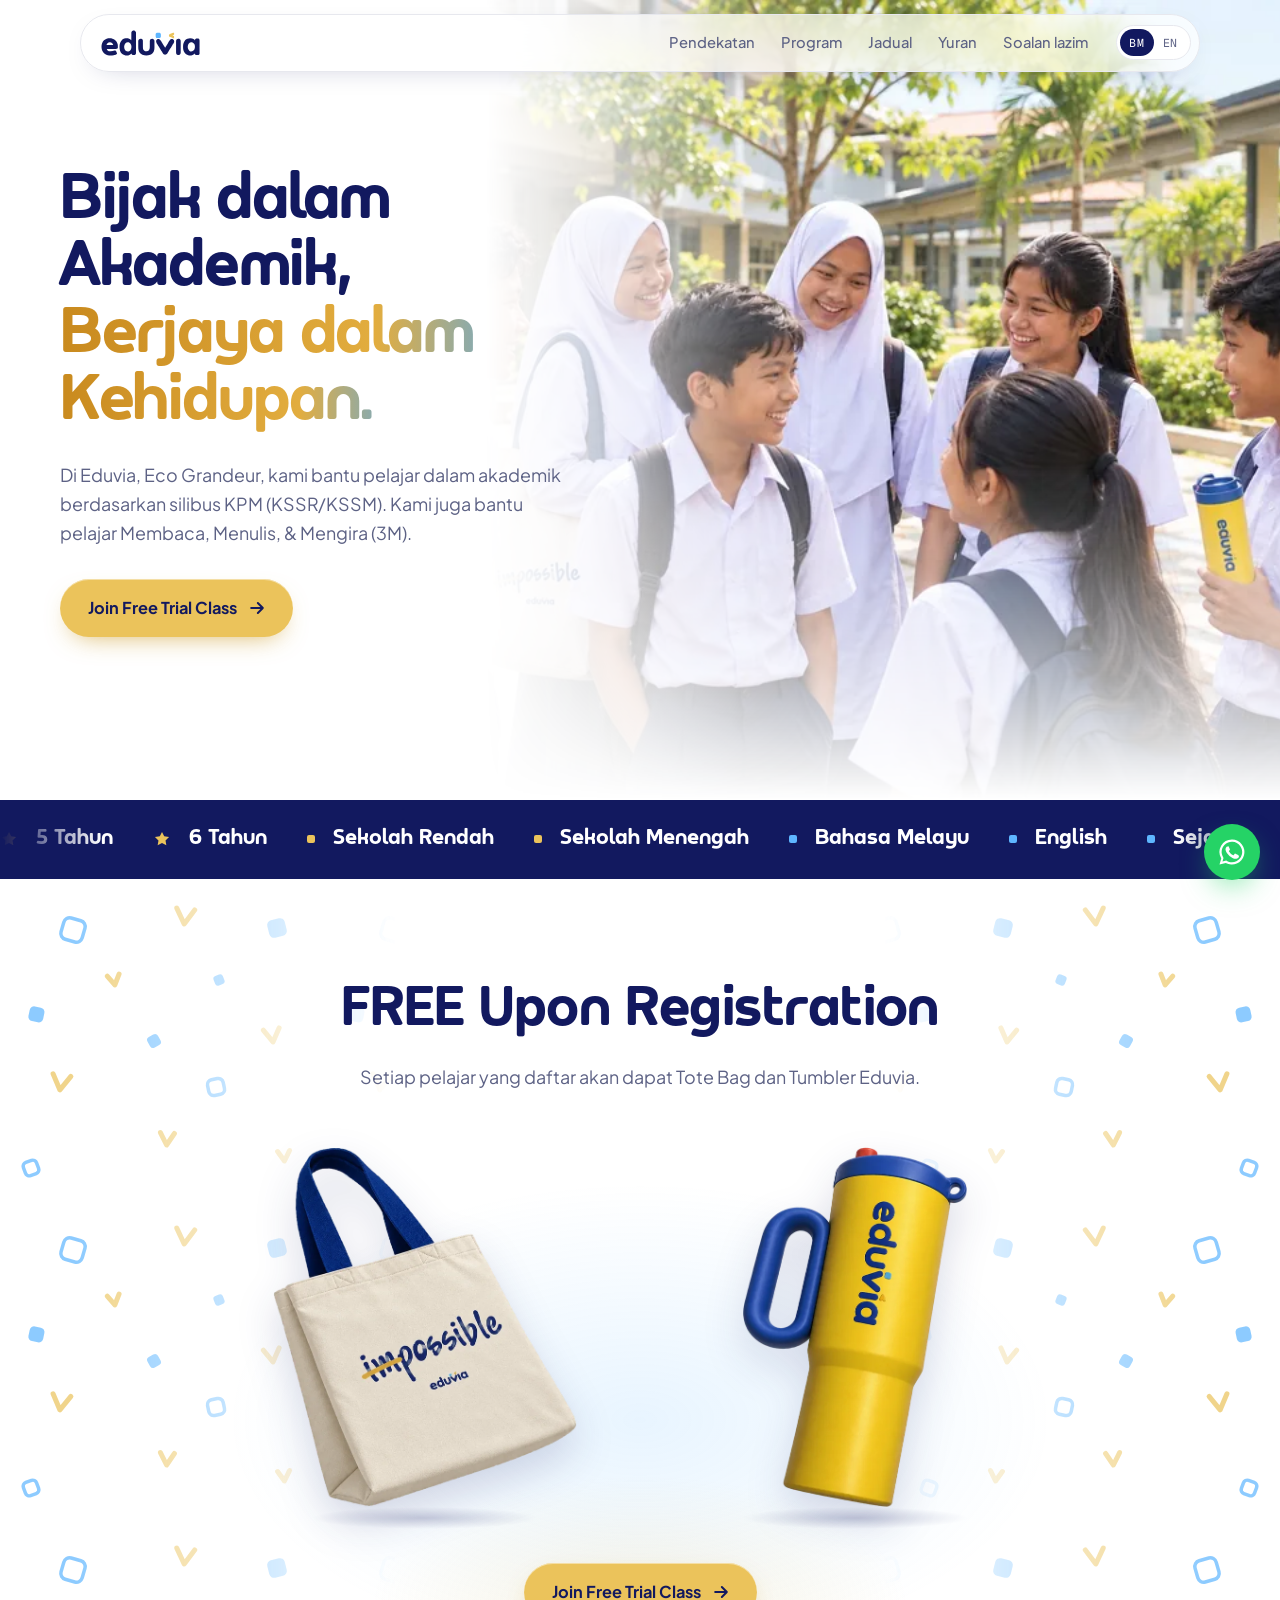
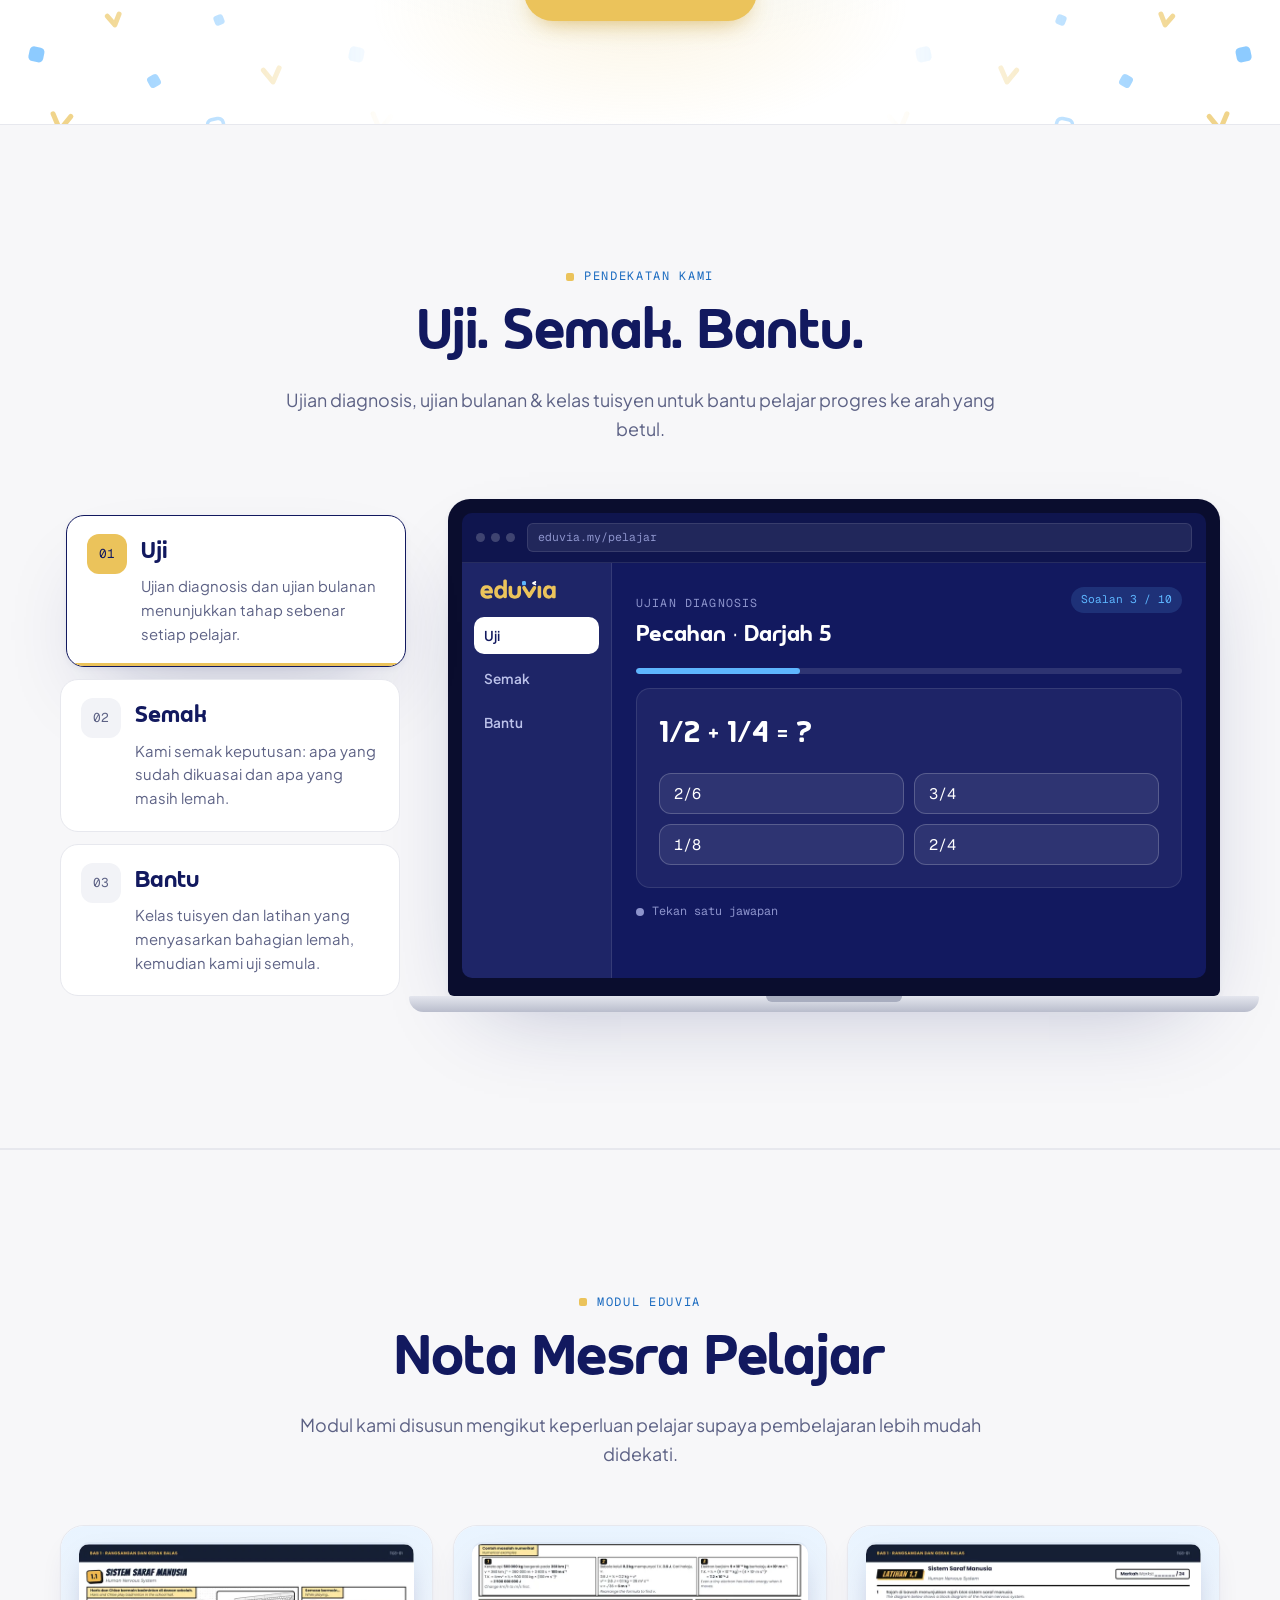
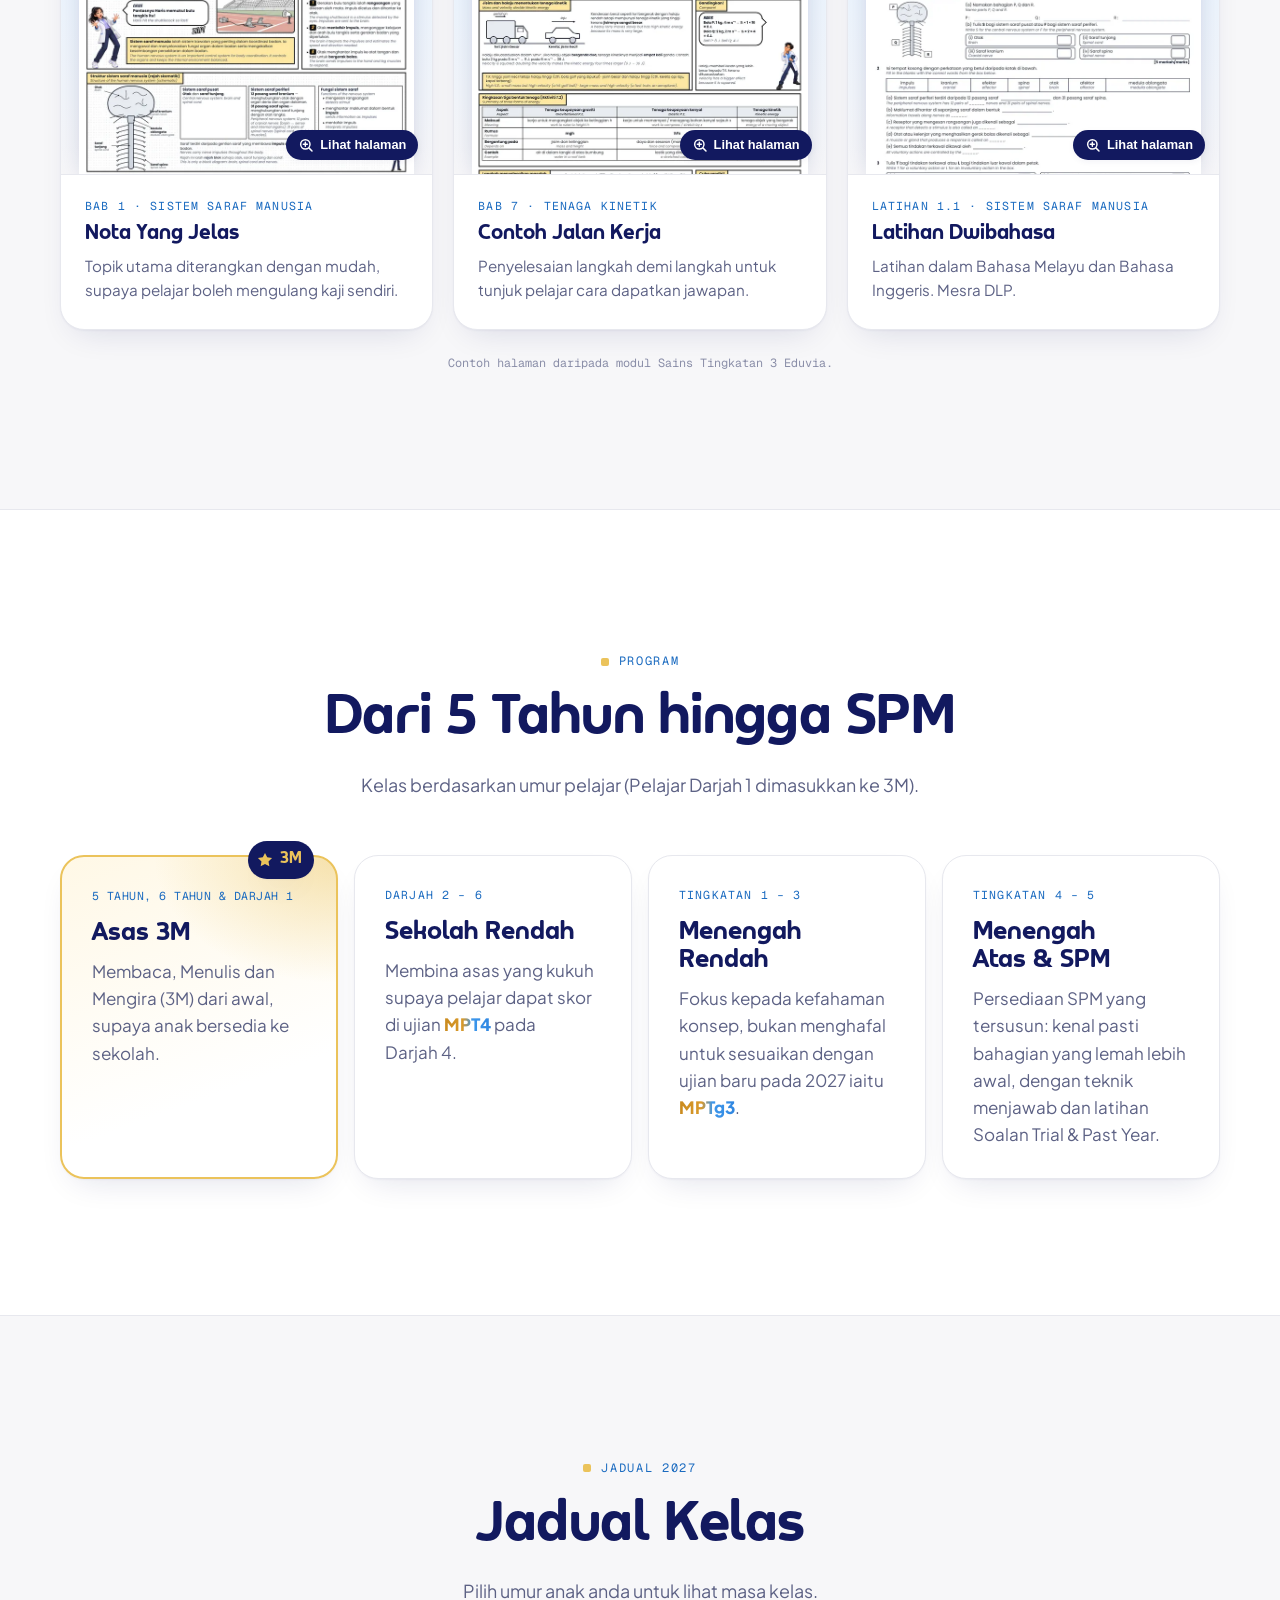
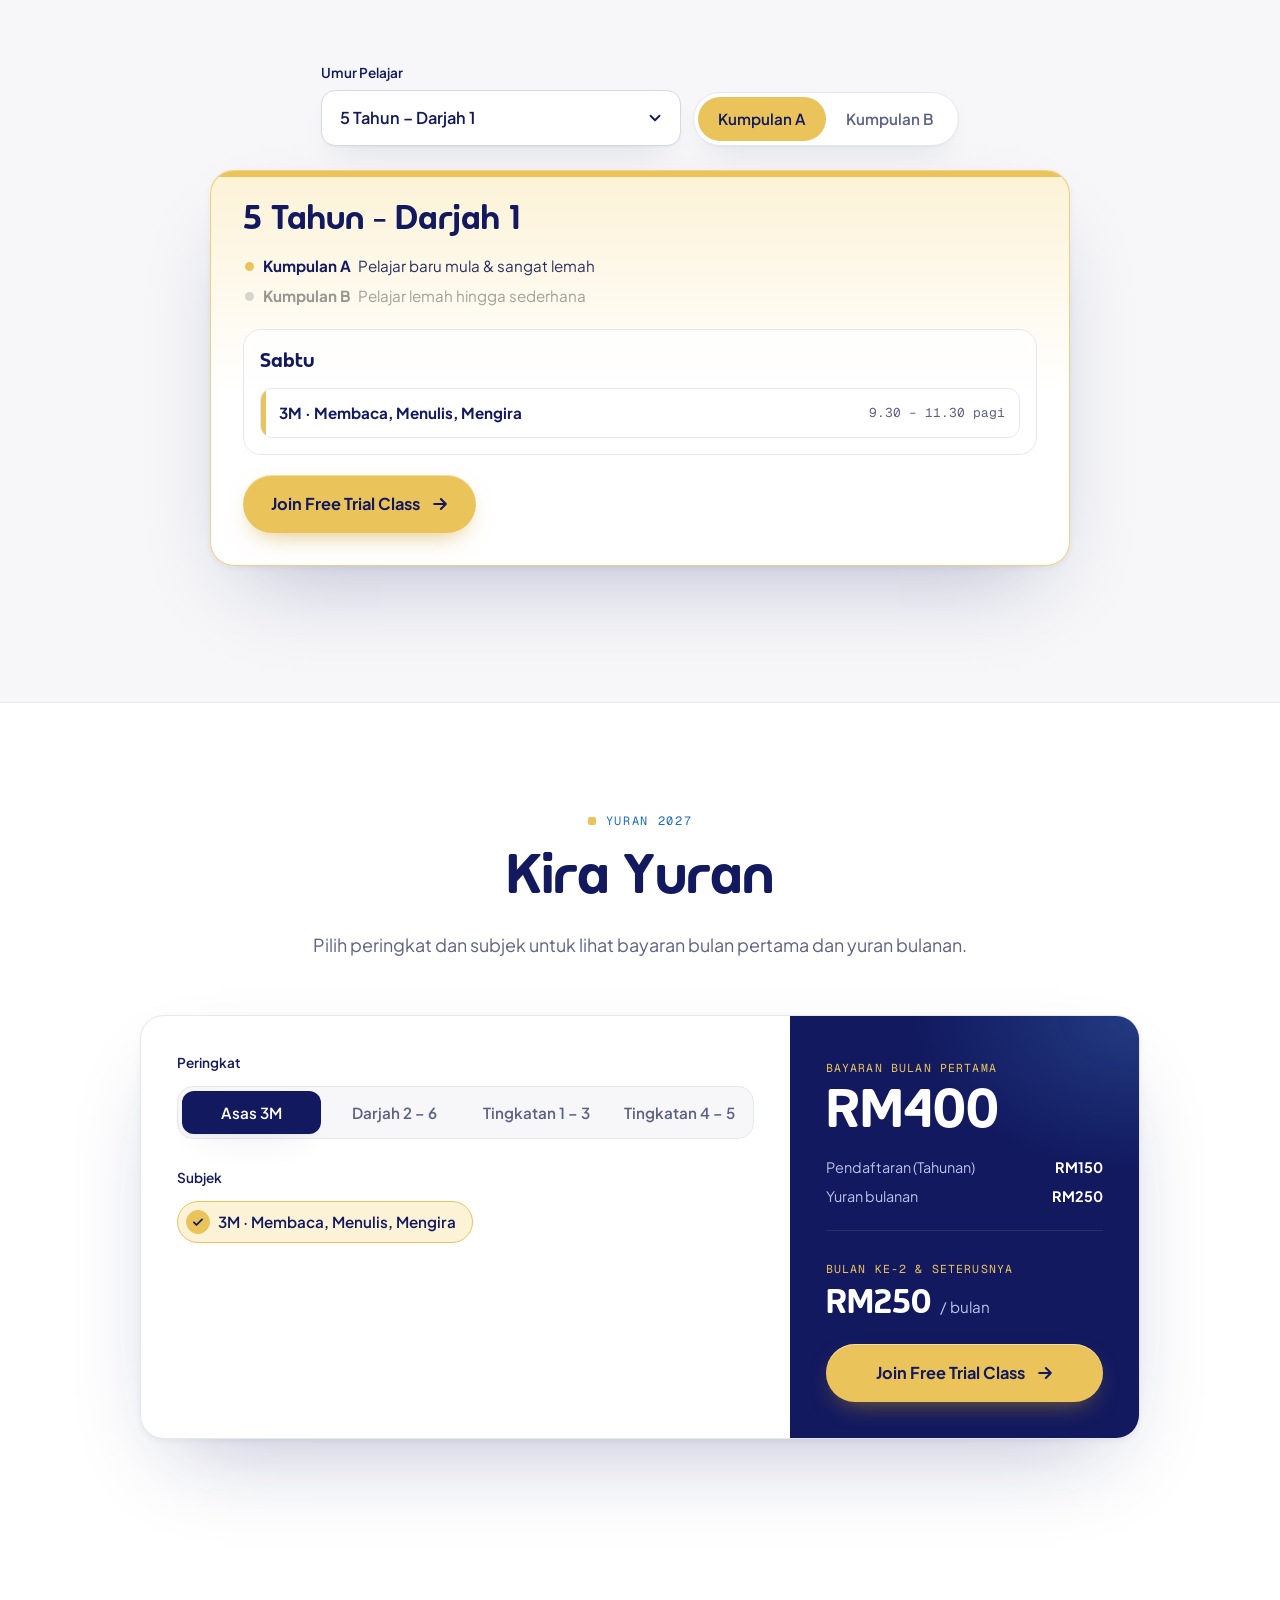
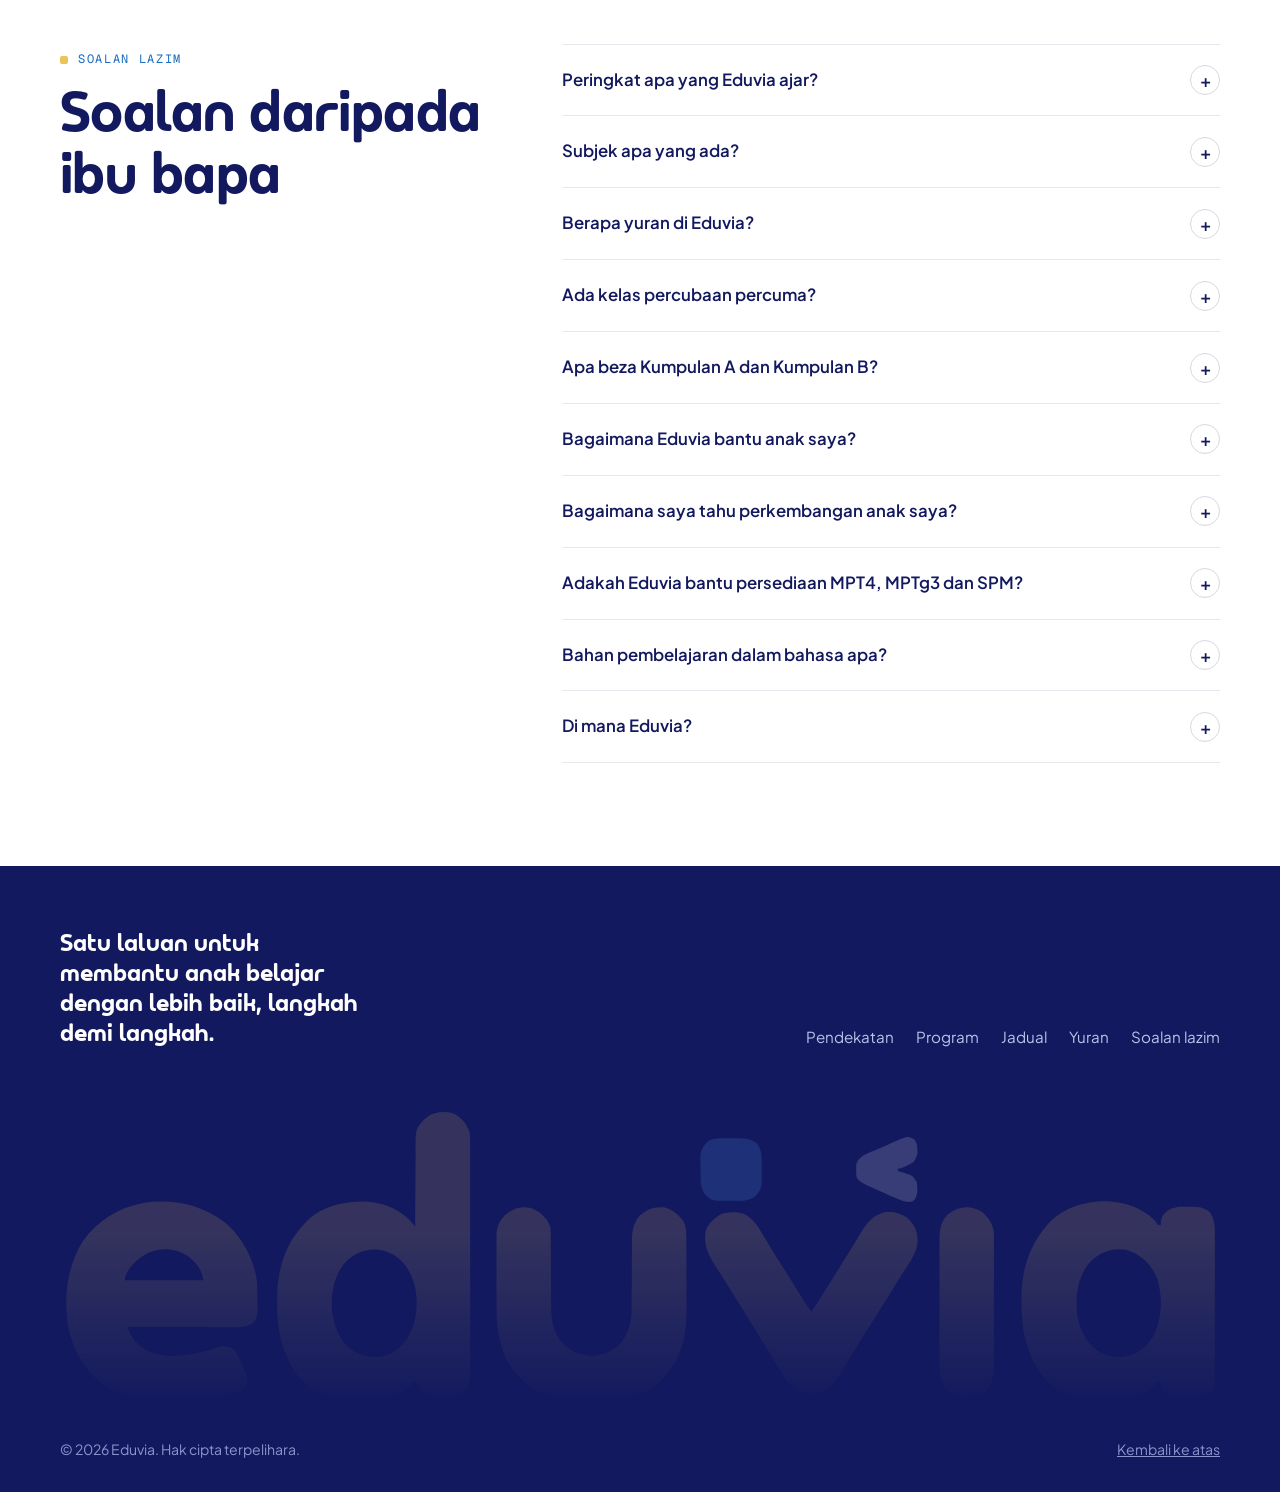
<file: index.html>
<!doctype html>
<html lang="ms" data-en-title="Eduvia | Tuition Centre, Age 5 to SPM">
<head>
  <meta charset="utf-8">
  <meta name="viewport" content="width=device-width, initial-scale=1, viewport-fit=cover">
  <title>Eduvia | Pusat Tuisyen 5 Tahun hingga SPM</title>
  <meta name="description" content="Eduvia ialah pusat tuisyen untuk 5 Tahun hingga SPM. Kami kenal pasti keperluan setiap pelajar, bantu mereka belajar dan pantau perkembangan mereka, langkah demi langkah.">
  <link rel="canonical" href="https://eduvia.my/">
  <link rel="icon" href="assets/img/favicon.svg" type="image/svg+xml">
  <link rel="apple-touch-icon" href="assets/img/apple-touch-icon.png">
  <meta name="theme-color" content="#ffffff">

  <meta property="og:type" content="website">
  <meta property="og:title" content="Eduvia | Pusat Tuisyen 5 Tahun hingga SPM">
  <meta property="og:description" content="Kenal pasti keperluan pelajar, bantu mereka belajar, dan pantau perkembangan mereka, langkah demi langkah.">
  <meta property="og:url" content="https://eduvia.my/">
  <meta property="og:image" content="https://eduvia.my/assets/img/og-image.png">
  <meta property="og:locale" content="ms_MY">
  <meta property="og:locale:alternate" content="en_MY">

  <link rel="preload" href="assets/fonts/claston.woff2" as="font" type="font/woff2" crossorigin>
  <link rel="preconnect" href="https://fonts.googleapis.com">
  <link rel="preconnect" href="https://fonts.gstatic.com" crossorigin>
  <link href="https://fonts.googleapis.com/css2?family=Plus+Jakarta+Sans:wght@400;500;600;700&family=Geist+Mono:wght@400;500&display=swap" rel="stylesheet">
  <link rel="stylesheet" href="assets/css/styles.css?v=20261023k">
  <!-- Remembers where the visitor came from for the trial class form (free-trial-class/) -->
  <script src="https://marketing.eduvia.my/utm.js" defer></script>
</head>
<body>
  <!--
    Bahasa Melayu is the default text. Each translatable element carries its
    English text in data-en (and data-en-placeholder / data-en-aria-label);
    assets/js/main.js swaps them when the BM / EN switch is used.
  -->
  <a class="skip-link" href="#main" data-en="Skip to content">Langkau ke kandungan</a>

  <!-- Floating navigation -->
  <header class="site-header">
    <div class="nav-shell">
      <a class="brand" href="#top">
        <img src="assets/img/logo-wordmark.svg" alt="Eduvia" width="115" height="30">
      </a>
      <nav class="site-nav" id="site-nav" aria-label="Utama" data-en-aria-label="Main">
        <ul>
          <li><a href="#approach" data-en="Approach">Pendekatan</a></li>
          <li><a href="#programmes" data-en="Programmes">Program</a></li>
          <li><a href="#jadual" data-en="Timetable">Jadual</a></li>
          <li><a href="#fees" data-en="Fees">Yuran</a></li>
          <li><a href="#faq" data-en="FAQ">Soalan lazim</a></li>
        </ul>
      </nav>
      <div class="nav-actions">
        <div class="lang-switch" role="group" aria-label="Bahasa" data-en-aria-label="Language">
          <button type="button" data-lang="ms" aria-pressed="true">BM</button>
          <button type="button" data-lang="en" aria-pressed="false">EN</button>
        </div>
        <button class="nav-toggle" aria-expanded="false" aria-controls="site-nav">
          <span class="sr-only">Menu</span>
          <span class="nav-toggle-bar"></span>
        </button>
      </div>
    </div>
  </header>

  <main id="main">
    <!-- Hero -->
    <section class="hero" id="top">
      <!-- Photo fills the right side and fades into the page -->
      <div class="hero-media">
        <img class="hero-photo"
             src="assets/img/hero-students-1536.webp"
             srcset="assets/img/hero-students-900.webp 900w, assets/img/hero-students-1536.webp 1536w"
             sizes="(max-width: 900px) 100vw, 64vw"
             width="1536" height="1024" fetchpriority="high"
             alt="Sekumpulan pelajar sekolah berpakaian seragam berbual dan tersenyum di kawasan sekolah, dengan beg dan botol air Eduvia"
             data-en-alt="A group of students in school uniform chatting and smiling in a school courtyard, with an Eduvia tote bag and water bottle">
      </div>
      <div class="container hero-inner">
        <div class="hero-copy">
          <h1 class="hero-title">
            <span data-en="Smart in Academics,">Bijak dalam Akademik,</span>
            <span class="mark" data-en="Successful in Life.">Berjaya dalam Kehidupan.</span>
          </h1>
          <p class="hero-lead" data-en="At Eduvia, Eco Grandeur, we help students with their studies based on the Ministry of Education (KPM) syllabus, KSSR and KSSM. We also help students with Reading, Writing and Arithmetic (3M).">Di Eduvia, Eco Grandeur, kami bantu pelajar dalam akademik berdasarkan silibus KPM (KSSR/KSSM). Kami juga bantu pelajar Membaca, Menulis, &amp; Mengira (3M).</p>
          <div class="hero-actions">
            <a class="btn btn-arrow" href="free-trial-class/">
              <span>Join Free Trial Class</span>
              <svg viewBox="0 0 24 24" aria-hidden="true"><path d="M5 12h14M13 6l6 6-6 6"/></svg>
            </a>
          </div>
        </div>
      </div>
    </section>

    <!-- Levels and subjects strip: one line scrolling across a navy band -->
    <div class="marquee" aria-label="Peringkat: prasekolah (5 dan 6 tahun), sekolah rendah dan sekolah menengah. Subjek: Bahasa Melayu, English, Sejarah, Mathematics, Science, Add Maths, Accounting." data-en-aria-label="Levels: preschool (ages 5 and 6), primary school and secondary school. Subjects: Bahasa Melayu, English, Sejarah, Mathematics, Science, Add Maths, Accounting.">
      <div class="marquee-row" aria-hidden="true">
        <div class="marquee-track">
          <div class="marquee-group"><span class="preschool" data-en="Age 5">5 Tahun</span><span class="preschool" data-en="Age 6">6 Tahun</span><span data-en="Primary School">Sekolah Rendah</span><span data-en="Secondary School">Sekolah Menengah</span><span class="subject">Bahasa Melayu</span><span class="subject">English</span><span class="subject">Sejarah</span><span class="subject">Mathematics</span><span class="subject">Science</span><span class="subject">Add Maths</span><span class="subject">Accounting</span><span class="preschool" data-en="Age 5">5 Tahun</span><span class="preschool" data-en="Age 6">6 Tahun</span><span data-en="Primary School">Sekolah Rendah</span><span data-en="Secondary School">Sekolah Menengah</span><span class="subject">Bahasa Melayu</span><span class="subject">English</span><span class="subject">Sejarah</span><span class="subject">Mathematics</span><span class="subject">Science</span><span class="subject">Add Maths</span><span class="subject">Accounting</span></div>
          <div class="marquee-group"><span class="preschool" data-en="Age 5">5 Tahun</span><span class="preschool" data-en="Age 6">6 Tahun</span><span data-en="Primary School">Sekolah Rendah</span><span data-en="Secondary School">Sekolah Menengah</span><span class="subject">Bahasa Melayu</span><span class="subject">English</span><span class="subject">Sejarah</span><span class="subject">Mathematics</span><span class="subject">Science</span><span class="subject">Add Maths</span><span class="subject">Accounting</span><span class="preschool" data-en="Age 5">5 Tahun</span><span class="preschool" data-en="Age 6">6 Tahun</span><span data-en="Primary School">Sekolah Rendah</span><span data-en="Secondary School">Sekolah Menengah</span><span class="subject">Bahasa Melayu</span><span class="subject">English</span><span class="subject">Sejarah</span><span class="subject">Mathematics</span><span class="subject">Science</span><span class="subject">Add Maths</span><span class="subject">Accounting</span></div>
        </div>
      </div>
    </div>

    <!-- Registration gifts -->
    <section class="section section-tight gifts-section" id="hadiah">
      <!-- Doodle background: the logo's blue square and yellow V (assets/img/hadiah/doodles.svg) -->
      <div class="gifts-deco" aria-hidden="true"></div>
      <div class="container">
        <div class="section-head reveal">
          <h2 class="display">FREE Upon Registration</h2>
          <p class="body-lg" data-en="Every student who registers gets an Eduvia Tote Bag and Tumbler.">Setiap pelajar yang daftar akan dapat Tote Bag dan Tumbler Eduvia.</p>
        </div>
        <div class="gifts">
          <div class="gift reveal">
            <img src="assets/img/hadiah/tote.webp" width="643" height="760" loading="lazy"
                 alt="Beg tote Eduvia berwarna krim dengan tali biru dan tulisan impossible"
                 data-en-alt="A cream Eduvia tote bag with blue handles and the word impossible">
          </div>
          <div class="gift reveal">
            <img src="assets/img/hadiah/tumbler.webp" width="473" height="760" loading="lazy"
                 alt="Botol air Eduvia berwarna kuning dengan penutup dan pemegang biru"
                 data-en-alt="A yellow Eduvia tumbler with a blue lid and handle">
          </div>
        </div>
        <div class="gifts-cta reveal">
          <a class="btn btn-arrow" href="free-trial-class/">
            <span>Join Free Trial Class</span>
            <svg viewBox="0 0 24 24" aria-hidden="true"><path d="M5 12h14M13 6l6 6-6 6"/></svg>
          </a>
        </div>
      </div>
    </section>

    <!-- Approach: Uji, Semak, Bantu shown on a laptop screen (sample screens, not real data) -->
    <section class="section section-alt" id="approach">
      <div class="container">
        <div class="section-head reveal">
          <p class="eyebrow" data-en="Our approach">Pendekatan kami</p>
          <h2 class="display" data-en="Test. Review. Help.">Uji. Semak. Bantu.</h2>
          <p class="body-lg" data-en="Diagnostic tests, monthly tests and tuition classes to help students progress in the right direction.">Ujian diagnosis, ujian bulanan &amp; kelas tuisyen untuk bantu pelajar progres ke arah yang betul.</p>
        </div>

        <div class="demo" id="demo">
          <div class="demo-steps" role="tablist" aria-label="Langkah" data-en-aria-label="Steps">
            <button type="button" role="tab" id="demo-tab-1" aria-controls="demo-pane-1" aria-selected="true">
              <span class="demo-num">01</span>
              <span class="demo-step-text">
                <strong data-en="Test">Uji</strong>
                <span data-en="Diagnostic and monthly tests show where each student really stands.">Ujian diagnosis dan ujian bulanan menunjukkan tahap sebenar setiap pelajar.</span>
              </span>
              <span class="demo-progress" aria-hidden="true"><i></i></span>
            </button>
            <button type="button" role="tab" id="demo-tab-2" aria-controls="demo-pane-2" aria-selected="false" tabindex="-1">
              <span class="demo-num">02</span>
              <span class="demo-step-text">
                <strong data-en="Review">Semak</strong>
                <span data-en="We review the results: what has been mastered and what is still weak.">Kami semak keputusan: apa yang sudah dikuasai dan apa yang masih lemah.</span>
              </span>
              <span class="demo-progress" aria-hidden="true"><i></i></span>
            </button>
            <button type="button" role="tab" id="demo-tab-3" aria-controls="demo-pane-3" aria-selected="false" tabindex="-1">
              <span class="demo-num">03</span>
              <span class="demo-step-text">
                <strong data-en="Help">Bantu</strong>
                <span data-en="Tuition classes and practice that target the weak areas, then we test again.">Kelas tuisyen dan latihan yang menyasarkan bahagian lemah, kemudian kami uji semula.</span>
              </span>
              <span class="demo-progress" aria-hidden="true"><i></i></span>
            </button>
          </div>

          <div class="laptop">
            <div class="laptop-screen">
              <div class="app">
                <div class="app-bar">
                  <span class="app-dots" aria-hidden="true"><i></i><i></i><i></i></span>
                  <span class="app-url">eduvia.my/pelajar</span>
                </div>
                <div class="app-body">
                  <nav class="app-side" aria-hidden="true">
                    <img src="assets/img/logo-wordmark-light.svg" alt="" width="80" height="21">
                    <span class="app-nav" data-step="0" data-en="Test">Uji</span>
                    <span class="app-nav" data-step="1" data-en="Review">Semak</span>
                    <span class="app-nav" data-step="2" data-en="Help">Bantu</span>
                  </nav>

                  <div class="app-main">
                    <!-- 1. Uji: a diagnostic test question -->
                    <section class="pane is-active" id="demo-pane-1" role="tabpanel" aria-labelledby="demo-tab-1">
                      <div class="pane-head">
                        <div>
                          <span class="mono-label" data-en="Diagnostic test">Ujian diagnosis</span>
                          <h4 data-en="Fractions · Standard 5">Pecahan · Darjah 5</h4>
                        </div>
                        <span class="pill-soft" data-en="Question 3 of 10">Soalan 3 / 10</span>
                      </div>
                      <div class="q-progress"><i></i></div>
                      <div class="q-card">
                        <p class="q-text">1/2 + 1/4 = ?</p>
                        <div class="q-options" id="q-options">
                          <button type="button" class="q-opt">2/6</button>
                          <button type="button" class="q-opt" data-correct>3/4</button>
                          <button type="button" class="q-opt">1/8</button>
                          <button type="button" class="q-opt">2/4</button>
                        </div>
                      </div>
                      <p class="q-feedback" aria-live="polite">
                        <span class="q-msg is-shown" data-state="ask" data-en="Tap an answer">Tekan satu jawapan</span>
                        <span class="q-msg" data-state="wrong" data-en="Not quite. Try again!">Belum tepat. Cuba lagi!</span>
                        <span class="q-msg" data-state="right" data-en="Correct! 1/2 + 1/4 = 3/4">Betul! 1/2 + 1/4 = 3/4</span>
                      </p>
                    </section>

                    <!-- 2. Semak: results -->
                    <section class="pane" id="demo-pane-2" role="tabpanel" aria-labelledby="demo-tab-2" hidden>
                      <div class="pane-head">
                        <div>
                          <span class="mono-label" data-en="Results">Keputusan</span>
                          <h4 data-en="Fractions · Standard 5">Pecahan · Darjah 5</h4>
                        </div>
                        <span class="score-big">7<small>/10</small></span>
                      </div>
                      <ul class="skill-rows">
                        <li>
                          <span data-en="Fraction concepts">Konsep pecahan</span>
                          <span class="bar"><i style="--w: 86%"></i></span>
                          <em class="ok" data-en="Strong">Pandai</em>
                        </li>
                        <li>
                          <span data-en="Times tables">Sifir</span>
                          <span class="bar"><i style="--w: 92%"></i></span>
                          <em class="ok" data-en="Strong">Pandai</em>
                        </li>
                        <li>
                          <span data-en="Understanding the question">Pemahaman Soalan</span>
                          <span class="bar is-low"><i style="--w: 38%"></i></span>
                          <em class="help" data-en="Needs improvement">Perlu Tingkatkan</em>
                        </li>
                      </ul>
                      <figure class="trend">
                        <figcaption class="mono-label" data-en="Monthly test marks">Markah ujian bulanan</figcaption>
                        <!-- Sample data: 45, 55, 62, 70 out of 100. y = 112 - mark; x spaced from 48 to 292 -->
                        <svg class="trend-chart" viewBox="0 0 320 140" role="img" aria-label="Markah ujian bulanan: Jan 45, Feb 55, Mac 62, Apr 70" data-en-aria-label="Monthly test marks: Jan 45, Feb 55, Mar 62, Apr 70">
                          <defs>
                            <linearGradient id="trend-fill" x1="0" y1="0" x2="0" y2="1">
                              <stop offset="0" stop-color="#5eb6ff" stop-opacity="0.28"/>
                              <stop offset="1" stop-color="#5eb6ff" stop-opacity="0"/>
                            </linearGradient>
                          </defs>
                          <g class="trend-grid">
                            <line x1="32" y1="12" x2="308" y2="12"/>
                            <line x1="32" y1="62" x2="308" y2="62"/>
                            <line x1="32" y1="112" x2="308" y2="112"/>
                          </g>
                          <g class="trend-axis">
                            <text x="24" y="16" text-anchor="end">100</text>
                            <text x="24" y="66" text-anchor="end">50</text>
                            <text x="24" y="116" text-anchor="end">0</text>
                            <text x="48" y="132" text-anchor="middle">Jan</text>
                            <text x="129.3" y="132" text-anchor="middle">Feb</text>
                            <text x="210.7" y="132" text-anchor="middle" data-en="Mar">Mac</text>
                            <text x="292" y="132" text-anchor="middle">Apr</text>
                          </g>
                          <path class="trend-area" d="M48 67 L129.3 57 L210.7 50 L292 42 L292 112 L48 112 Z" fill="url(#trend-fill)"/>
                          <path class="trend-line" d="M48 67 L129.3 57 L210.7 50 L292 42" pathLength="1"/>
                          <g class="trend-points">
                            <circle cx="48" cy="67" r="4.5"><title>Jan: 45</title></circle>
                            <circle cx="129.3" cy="57" r="4.5"><title>Feb: 55</title></circle>
                            <circle cx="210.7" cy="50" r="4.5"><title>Mac: 62</title></circle>
                            <circle class="is-last" cx="292" cy="42" r="6"><title>Apr: 70</title></circle>
                          </g>
                          <text class="trend-value" x="292" y="30" text-anchor="middle">70</text>
                        </svg>
                      </figure>
                    </section>

                    <!-- 3. Bantu: help plan -->
                    <section class="pane" id="demo-pane-3" role="tabpanel" aria-labelledby="demo-tab-3" hidden>
                      <div class="pane-head">
                        <div>
                          <span class="mono-label" data-en="Help plan">Pelan bantuan</span>
                          <h4 data-en="Focus: Understanding the Question">Fokus: Pemahaman Soalan</h4>
                        </div>
                      </div>
                      <ol class="plan">
                        <li>
                          <strong data-en="Specific Practice">Latihan Spesifik</strong>
                          <span data-en="3 sets of fraction practice, with worked examples">3 set latihan pemahaman soalan pecahan, dengan contoh jalan kerja</span>
                        </li>
                        <li>
                          <strong data-en="Tuition Class">Kelas Tuisyen</strong>
                          <span data-en="The teacher goes through how to read the question, step by step">Guru terangkan cara memahami soalan, langkah demi langkah</span>
                        </li>
                        <li>
                          <strong data-en="Test Again">Uji Semula</strong>
                          <span data-en="Progress is checked again in the next monthly test">Perkembangan disemak semula dalam ujian bulanan seterusnya</span>
                        </li>
                      </ol>
                      <div class="toast">
                        <span class="toast-icon" aria-hidden="true"></span>
                        <span data-en="Report shared with parents">Laporan dikongsi dengan ibu bapa</span>
                      </div>
                    </section>
                  </div>
                </div>
              </div>
            </div>
            <div class="laptop-base" aria-hidden="true"><span></span></div>
          </div>
        </div>
      </div>
    </section>

    <!-- Modules -->
    <section class="section section-alt" id="modules">
      <div class="container">
        <div class="section-head reveal">
          <p class="eyebrow" data-en="Eduvia modules">Modul Eduvia</p>
          <h2 class="display" data-en="Student-Friendly Notes">Nota Mesra Pelajar</h2>
          <p class="body-lg" data-en="Our modules are arranged around what students need, so learning feels easier to approach.">Modul kami disusun mengikut keperluan pelajar supaya pembelajaran lebih mudah didekati.</p>
        </div>
        <div class="modules">
          <article class="module reveal">
            <button type="button" class="module-preview" data-page="0" data-full="assets/img/modul/nota.webp"
                    aria-label="Lihat halaman: Nota Yang Jelas" data-en-aria-label="View page: Clear Notes">
              <img src="assets/img/modul/nota-preview.webp" width="720" height="509" loading="lazy"
                   alt="Halaman nota Sains Tingkatan 3 tentang sistem saraf manusia, dengan rajah dan kotak INGAT!" data-en-alt="A Science Form 3 notes page on the human nervous system, with diagrams and a key-points box">
              <span class="module-zoom" aria-hidden="true">
                <svg viewBox="0 0 24 24"><path d="M11 4a7 7 0 1 0 0 14 7 7 0 0 0 0-14ZM21 21l-4.3-4.3M11 8v6M8 11h6"/></svg>
                <span data-en="View page">Lihat halaman</span>
              </span>
            </button>
            <div class="module-body">
              <span class="module-ref mono-label" data-en="Chapter 1 · Human Nervous System">Bab 1 · Sistem Saraf Manusia</span>
              <h3 data-en="Clear Notes">Nota Yang Jelas</h3>
              <p data-en="Key topics explained simply, so students can revise on their own.">Topik utama diterangkan dengan mudah, supaya pelajar boleh mengulang kaji sendiri.</p>
            </div>
          </article>
          <article class="module reveal">
            <button type="button" class="module-preview" data-page="1" data-full="assets/img/modul/contoh.webp"
                    aria-label="Lihat halaman: Contoh Jalan Kerja" data-en-aria-label="View page: Worked Examples">
              <img src="assets/img/modul/contoh-preview.webp" width="720" height="489" loading="lazy"
                   alt="Halaman Sains Tingkatan 3 tentang tenaga kinetik, dengan contoh masalah numerikal yang diselesaikan langkah demi langkah" data-en-alt="A Science Form 3 page on kinetic energy, with numerical examples solved step by step">
              <span class="module-zoom" aria-hidden="true">
                <svg viewBox="0 0 24 24"><path d="M11 4a7 7 0 1 0 0 14 7 7 0 0 0 0-14ZM21 21l-4.3-4.3M11 8v6M8 11h6"/></svg>
                <span data-en="View page">Lihat halaman</span>
              </span>
            </button>
            <div class="module-body">
              <span class="module-ref mono-label" data-en="Chapter 7 · Kinetic Energy">Bab 7 · Tenaga Kinetik</span>
              <h3 data-en="Worked Examples">Contoh Jalan Kerja</h3>
              <p data-en="Step-by-step solutions that show students how to get to the answer.">Penyelesaian langkah demi langkah untuk tunjuk pelajar cara dapatkan jawapan.</p>
            </div>
          </article>
          <article class="module reveal">
            <button type="button" class="module-preview" data-page="2" data-full="assets/img/modul/latihan.webp"
                    aria-label="Lihat halaman: Latihan Dwibahasa" data-en-aria-label="View page: Bilingual Practice">
              <img src="assets/img/modul/latihan-preview.webp" width="720" height="509" loading="lazy"
                   alt="Halaman latihan Sains Tingkatan 3 dengan soalan dalam Bahasa Melayu dan Bahasa Inggeris" data-en-alt="A Science Form 3 exercise page with every question in Bahasa Melayu and English">
              <span class="module-zoom" aria-hidden="true">
                <svg viewBox="0 0 24 24"><path d="M11 4a7 7 0 1 0 0 14 7 7 0 0 0 0-14ZM21 21l-4.3-4.3M11 8v6M8 11h6"/></svg>
                <span data-en="View page">Lihat halaman</span>
              </span>
            </button>
            <div class="module-body">
              <span class="module-ref mono-label" data-en="Exercise 1.1 · Human Nervous System">Latihan 1.1 · Sistem Saraf Manusia</span>
              <h3 data-en="Bilingual Practice">Latihan Dwibahasa</h3>
              <p data-en="Exercises in Bahasa Melayu and English. DLP-friendly.">Latihan dalam Bahasa Melayu dan Bahasa Inggeris. Mesra DLP.</p>
            </div>
          </article>
        </div>
        <p class="modules-note" data-en="Sample pages from the Eduvia Science Form 3 module.">Contoh halaman daripada modul Sains Tingkatan 3 Eduvia.</p>

        <!-- Full-page viewer for the module previews -->
        <dialog class="page-viewer" id="page-viewer" aria-label="Halaman modul" data-en-aria-label="Module page">
          <div class="viewer-bar">
            <strong class="viewer-title" id="viewer-title"></strong>
            <span class="viewer-count mono-label" id="viewer-count"></span>
            <button type="button" class="viewer-btn" data-step="-1" aria-label="Halaman sebelum" data-en-aria-label="Previous page">‹</button>
            <button type="button" class="viewer-btn" data-step="1" aria-label="Halaman seterusnya" data-en-aria-label="Next page">›</button>
            <button type="button" class="viewer-btn" data-close aria-label="Tutup" data-en-aria-label="Close">×</button>
          </div>
          <div class="viewer-stage">
            <img class="viewer-img" id="viewer-img" alt="" width="1200" height="1696">
          </div>
        </dialog>
      </div>
    </section>

    <!-- Programmes -->
    <section class="section" id="programmes">
      <div class="container">
        <div class="section-head reveal">
          <p class="eyebrow" data-en="Programmes">Program</p>
          <h2 class="display" data-en="From Age 5 to SPM">Dari 5 Tahun hingga SPM</h2>
          <p class="body-lg" data-en="Classes are grouped by the student's age (Standard 1 pupils join the 3M class).">Kelas berdasarkan umur pelajar (Pelajar Darjah 1 dimasukkan ke 3M).</p>
        </div>
        <div class="programmes">
          <article class="programme programme-preschool reveal">
            <span class="programme-badge" aria-hidden="true">
              <svg viewBox="0 0 24 24"><path d="M12 2.5l2.9 5.9 6.5.9-4.7 4.6 1.1 6.5L12 17.3l-5.8 3.1 1.1-6.5-4.7-4.6 6.5-.9z"/></svg>
              3M
            </span>
            <span class="mono-label" data-en="Age&nbsp;5, Age&nbsp;6 &amp; Standard&nbsp;1">5&nbsp;Tahun, 6&nbsp;Tahun &amp; Darjah&nbsp;1</span>
            <h3 data-en="3M Foundations">Asas 3M</h3>
            <p data-en="Reading, Writing and Arithmetic (3M) from the very start, so children are ready for school.">Membaca, Menulis dan Mengira (3M) dari awal, supaya anak bersedia ke sekolah.</p>
          </article>
          <article class="programme reveal">
            <span class="mono-label" data-en="Standard 2 – 6">Darjah 2 – 6</span>
            <h3 data-en="Primary">Sekolah Rendah</h3>
            <p><span data-en="Strong foundations so students can score in the ">Membina asas yang kukuh supaya pelajar dapat skor di ujian </span><strong class="hl">MPT4</strong><span data-en=" test in Standard&nbsp;4."> pada Darjah&nbsp;4.</span></p>
          </article>
          <article class="programme reveal">
            <span class="mono-label" data-en="Form 1 – 3">Tingkatan 1 – 3</span>
            <h3 data-en="Lower Secondary">Menengah Rendah</h3>
            <p><span data-en="Focus on understanding concepts, not memorising, to suit the new test in 2027: ">Fokus kepada kefahaman konsep, bukan menghafal untuk sesuaikan dengan ujian baru pada 2027 iaitu </span><strong class="hl">MPTg3</strong>.</p>
          </article>
          <article class="programme reveal">
            <span class="mono-label" data-en="Form 4 – 5">Tingkatan 4 – 5</span>
            <h3 data-en="Upper Secondary &amp; SPM">Menengah Atas &amp; SPM</h3>
            <p data-en="Structured SPM preparation: find and fix weak areas early, with exam technique and Trial&nbsp;&amp;&nbsp;Past&nbsp;Year questions.">Persediaan SPM yang tersusun: kenal pasti bahagian yang lemah lebih awal, dengan teknik menjawab dan latihan Soalan Trial&nbsp;&amp;&nbsp;Past&nbsp;Year.</p>
          </article>
        </div>
      </div>
    </section>

    <!-- Jadual 2027: rendered by assets/js/jadual.js (the timetable data lives there) -->
    <section class="section section-alt" id="jadual">
      <div class="container">
        <div class="section-head reveal">
          <p class="eyebrow" data-en="Timetable 2027">Jadual 2027</p>
          <h2 class="display" data-en="Class Timetable">Jadual Kelas</h2>
          <p class="body-lg" data-en="Choose your child's age to see their class times.">Pilih umur anak anda untuk lihat masa kelas.</p>
        </div>
        <div class="jadual" id="jadual-app">
          <div id="jadual-view">
            <noscript><p class="jv-empty">Sila hidupkan JavaScript untuk melihat jadual. / Please turn on JavaScript to see the timetable.</p></noscript>
          </div>
        </div>
      </div>
    </section>

    <!-- Fees: the calculator is rendered by assets/js/yuran.js (the fees live there) -->
    <section class="section section-tight" id="fees">
      <div class="container">
        <div class="section-head reveal">
          <p class="eyebrow" data-en="Fees 2027">Yuran 2027</p>
          <h2 class="display" data-en="Fee Calculator">Kira Yuran</h2>
          <p class="body-lg" data-en="Choose the level and subjects to see the first month's payment and the monthly fee.">Pilih peringkat dan subjek untuk lihat bayaran bulan pertama dan yuran bulanan.</p>
        </div>
        <div class="fee-calc reveal" id="fee-calc">
          <noscript><p class="fc-empty">Sila hidupkan JavaScript untuk mengira yuran. / Please turn on JavaScript to use the fee calculator.</p></noscript>
        </div>
      </div>
    </section>

    <!-- FAQ -->
    <section class="section section-tight" id="faq">
      <div class="container faq-layout">
        <div class="faq-head reveal">
          <p class="eyebrow" data-en="FAQ">Soalan lazim</p>
          <h2 class="display" data-en="Questions parents ask">Soalan daripada ibu bapa</h2>
        </div>
        <div class="faq reveal">
          <details>
            <summary data-en="Which levels does Eduvia teach?">Peringkat apa yang Eduvia ajar?</summary>
            <p data-en="From age 5 to Form 5 (SPM), following the KPM syllabus.">Dari 5 Tahun hingga Tingkatan 5 (SPM), mengikut silibus KPM.</p>
          </details>
          <details>
            <summary data-en="Which subjects are there?">Subjek apa yang ada?</summary>
            <p data-en="Bahasa Melayu, English, Sejarah, Mathematics, Science, Add Maths and Accounting, depending on the level. 3M Foundations focuses on Reading, Writing &amp; Arithmetic.">Bahasa Melayu, English, Sejarah, Mathematics, Science, Add Maths dan Accounting, ikut peringkat. Asas 3M fokus kepada Membaca, Menulis &amp; Mengira.</p>
          </details>
          <details>
            <summary data-en="How much are the fees?">Berapa yuran di Eduvia?</summary>
            <p data-en="It depends on the level and the number of subjects, from RM200 a month. Use the Fee Calculator to see the total.">Bergantung pada peringkat dan bilangan subjek, bermula RM200 sebulan. Guna Kira Yuran untuk lihat jumlahnya.</p>
          </details>
          <details>
            <summary data-en="Is there a free trial class?">Ada kelas percubaan percuma?</summary>
            <p data-en="Yes. Tap Join Free Trial Class to book.">Ada. Tekan Join Free Trial Class untuk daftar.</p>
          </details>
          <details>
            <summary data-en="What is the difference between Group A and Group B?">Apa beza Kumpulan A dan Kumpulan B?</summary>
            <p data-en="Some classes have two groups because of high demand. For 3M Foundations, though, the groups depend on the student's level.">Sesetengah kelas ada dua kumpulan kerana permintaan yang tinggi. Tetapi untuk Asas 3M, perbezaan kelas adalah bergantung pada tahap penguasaan pelajar.</p>
          </details>
          <details>
            <summary data-en="How does Eduvia help my child?">Bagaimana Eduvia bantu anak saya?</summary>
            <p data-en="Test, Review, Help: we test your child's level, review the weak areas, then help through tuition classes and practice.">Uji, Semak, Bantu: kami uji tahap anak, semak bahagian yang lemah, kemudian bantu melalui kelas tuisyen dan latihan.</p>
          </details>
          <details>
            <summary data-en="How will I know how my child is doing?">Bagaimana saya tahu perkembangan anak saya?</summary>
            <p data-en="We share the monthly test results: what your child is strong in and what needs improvement.">Kami kongsikan keputusan ujian bulanan: bahagian yang Pandai dan yang Perlu Tingkatkan.</p>
          </details>
          <details>
            <summary data-en="Does Eduvia prepare students for MPT4, MPTg3 and SPM?">Adakah Eduvia bantu persediaan MPT4, MPTg3 dan SPM?</summary>
            <p data-en="Yes. Our classes are planned to help students in MPT4, MPTg3 and SPM.">Ya. Kelas kami disusun untuk bantu pelajar dalam MPT4, MPTg3 dan SPM.</p>
          </details>
          <details>
            <summary data-en="What language are the learning materials in?">Bahan pembelajaran dalam bahasa apa?</summary>
            <p data-en="Bahasa Melayu and English. Our notes are DLP-friendly.">Bahasa Melayu dan Bahasa Inggeris. Nota kami mesra DLP.</p>
          </details>
          <details>
            <summary data-en="Where is Eduvia?">Di mana Eduvia?</summary>
            <p data-en="At Eco Grandeur, Puncak Alam (Eco Utopia).">Di Eco Grandeur, Puncak Alam (Eco Utopia).</p>
          </details>
        </div>
      </div>
    </section>
  </main>

  <footer class="site-footer on-dark">
    <div class="container">
      <div class="footer-top">
        <p class="footer-tagline" data-en="One path to help children learn better, step by step.">Satu laluan untuk membantu anak belajar dengan lebih baik, langkah demi langkah.</p>
        <nav class="footer-links" aria-label="Pautan" data-en-aria-label="Links">
          <a href="#approach" data-en="Approach">Pendekatan</a>
          <a href="#programmes" data-en="Programmes">Program</a>
          <a href="#jadual" data-en="Timetable">Jadual</a>
          <a href="#fees" data-en="Fees">Yuran</a>
          <a href="#faq" data-en="FAQ">Soalan lazim</a>
        </nav>
      </div>
      <img class="footer-wordmark" src="assets/img/logo-wordmark-light.svg" alt="Eduvia" width="1019" height="267">
      <div class="footer-bottom">
        <p>&copy; <span id="year">2026</span> Eduvia. <span data-en="All rights reserved.">Hak cipta terpelihara.</span></p>
        <a href="#top" data-en="Back to top">Kembali ke atas</a>
      </div>
    </div>
  </footer>

  <a class="whatsapp-fab" href="mailto:hello@eduvia.my" data-contact="greeting" aria-label="Hubungi kami di WhatsApp" data-en-aria-label="Chat with us on WhatsApp">
    <svg viewBox="0 0 24 24" aria-hidden="true"><path d="M12 2a10 10 0 0 0-8.6 15.1L2 22l5-1.3A10 10 0 1 0 12 2Zm0 18.2c-1.5 0-3-.4-4.3-1.2l-.3-.2-3 .8.8-2.9-.2-.3A8.2 8.2 0 1 1 12 20.2Zm4.5-6.1c-.2-.1-1.5-.7-1.7-.8-.2-.1-.4-.1-.6.1l-.8 1c-.1.2-.3.2-.5.1a6.7 6.7 0 0 1-3.3-2.9c-.3-.4.2-.4.7-1.4.1-.2 0-.3 0-.5l-.8-1.8c-.2-.5-.4-.4-.6-.4h-.5a1 1 0 0 0-.7.3 3 3 0 0 0-.9 2.2 5.2 5.2 0 0 0 1.1 2.7 11.8 11.8 0 0 0 4.5 4c1.7.7 2.3.8 3.2.6.5-.1 1.5-.6 1.8-1.2.2-.6.2-1.1.1-1.2l-.5-.3Z"/></svg>
  </a>

  <script src="assets/js/jadual.js?v=20261023k" defer></script>
  <script src="assets/js/yuran.js?v=20261023k" defer></script>
  <script src="assets/js/main.js?v=20261023k" defer></script>
</body>
</html>
</file>
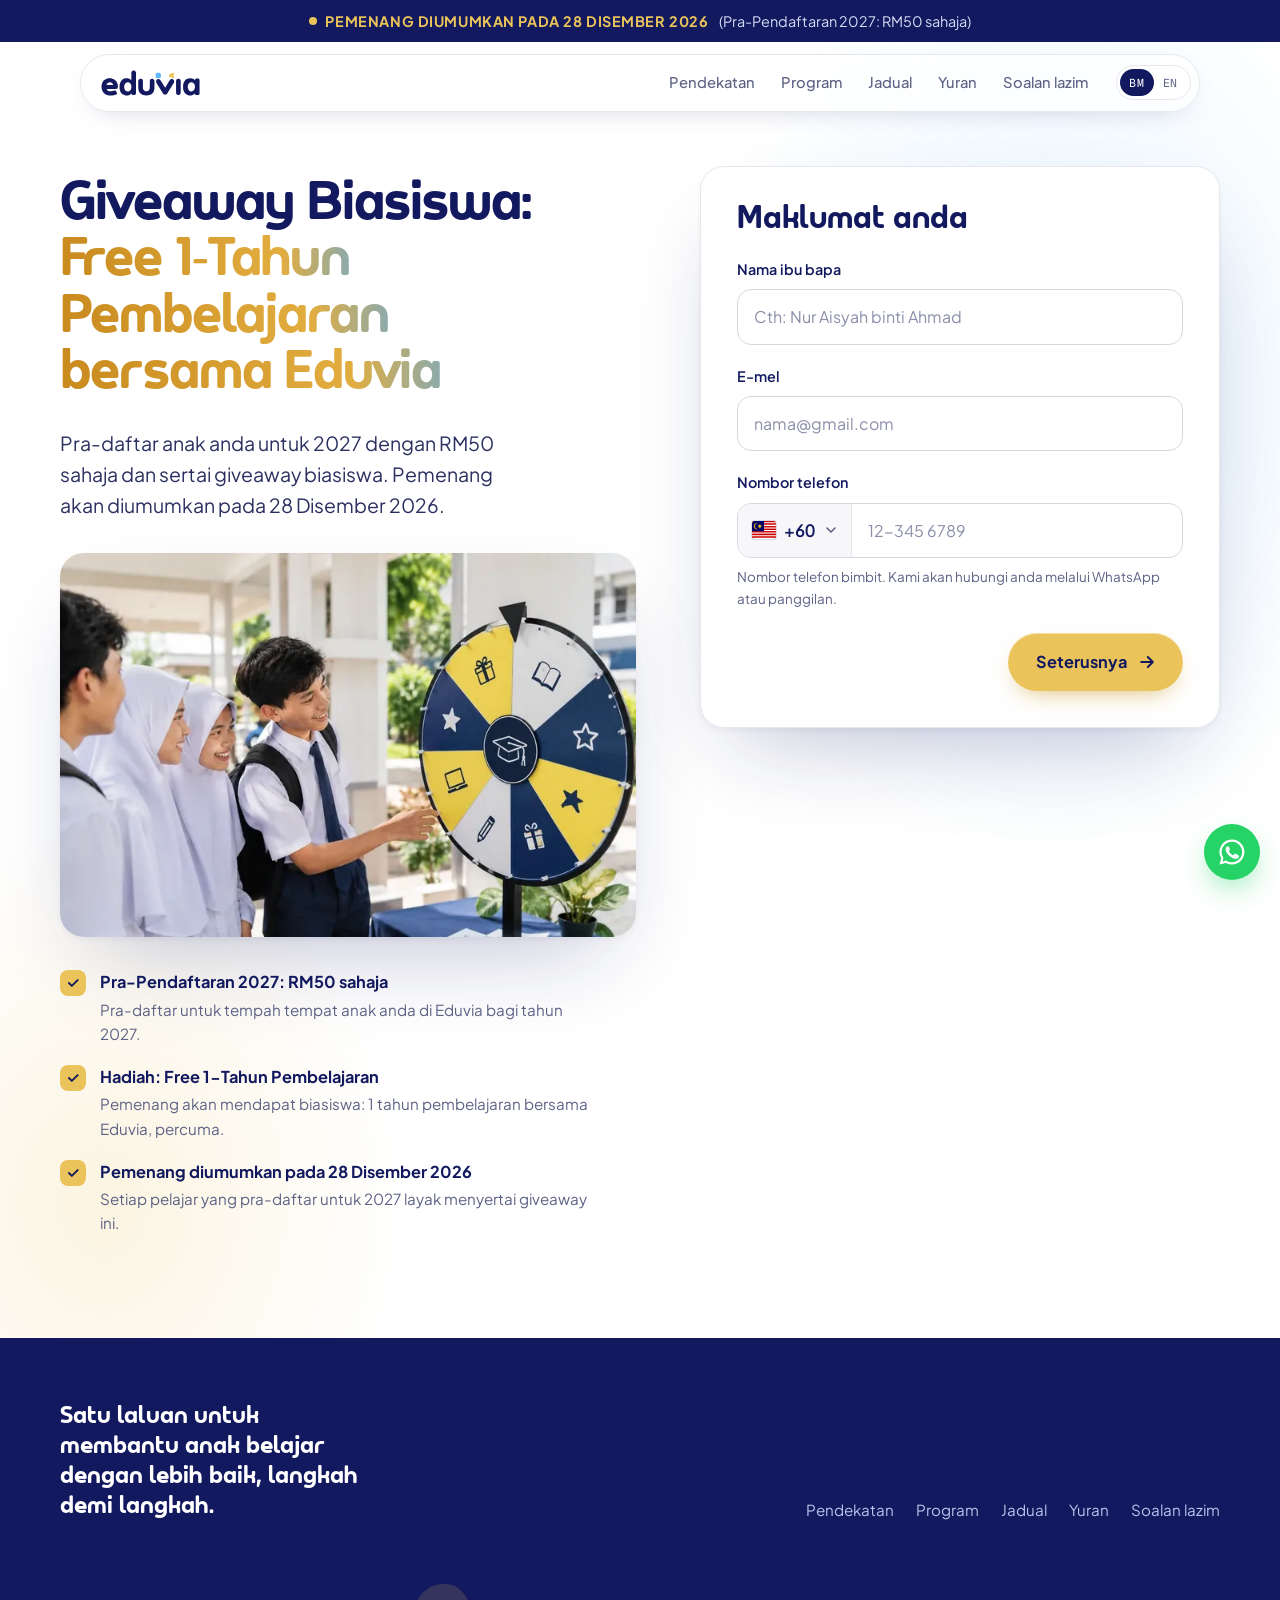
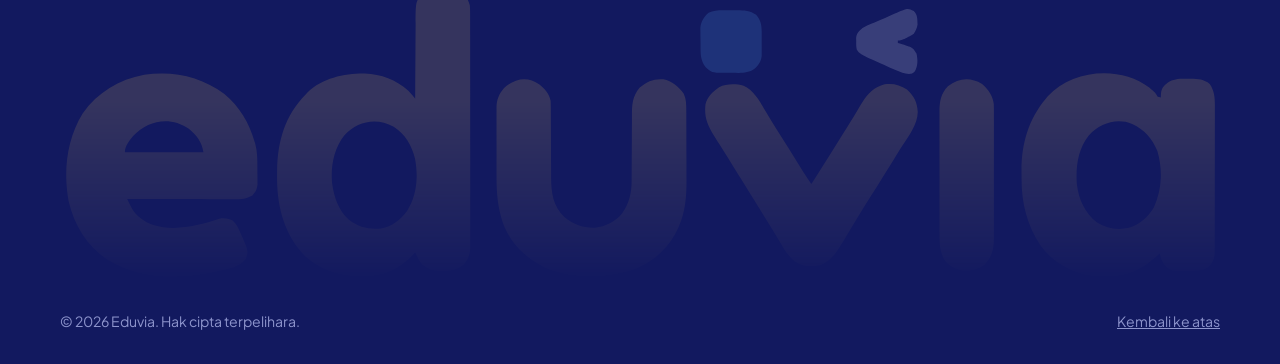
<file: biasiswa/index.html>
<!doctype html>
<html lang="ms" data-en-title="Scholarship Giveaway: 1 Year of Free Learning | Eduvia">
<head>
  <meta charset="utf-8">
  <meta name="viewport" content="width=device-width, initial-scale=1, viewport-fit=cover">
  <title>Giveaway Biasiswa: Free 1-Tahun Pembelajaran | Eduvia</title>
  <meta name="description" content="Pra-daftar anak anda untuk 2027 dengan RM50 sahaja dan sertai Giveaway Biasiswa Eduvia: Free 1-Tahun Pembelajaran. Pemenang diumumkan pada 28 Disember 2026.">
  <link rel="canonical" href="https://eduvia.my/biasiswa/">
  <link rel="icon" href="../assets/img/favicon.svg" type="image/svg+xml">
  <link rel="apple-touch-icon" href="../assets/img/apple-touch-icon.png">
  <meta name="theme-color" content="#ffffff">

  <meta property="og:type" content="website">
  <meta property="og:title" content="Giveaway Biasiswa: Free 1-Tahun Pembelajaran bersama Eduvia">
  <meta property="og:description" content="Pra-daftar 2027 dengan RM50 sahaja. Pemenang diumumkan pada 28 Disember 2026.">
  <meta property="og:url" content="https://eduvia.my/biasiswa/">
  <meta property="og:image" content="https://eduvia.my/assets/img/biasiswa/og-image.jpg">
  <meta property="og:image:width" content="1200">
  <meta property="og:image:height" content="630">
  <meta property="og:locale" content="ms_MY">
  <meta property="og:locale:alternate" content="en_MY">

  <link rel="preload" href="../assets/fonts/claston.woff2" as="font" type="font/woff2" crossorigin>
  <link rel="preconnect" href="https://fonts.googleapis.com">
  <link rel="preconnect" href="https://fonts.gstatic.com" crossorigin>
  <link href="https://fonts.googleapis.com/css2?family=Plus+Jakarta+Sans:wght@400;500;600;700&family=Geist+Mono:wght@400;500&display=swap" rel="stylesheet">
  <link rel="stylesheet" href="../assets/css/styles.css?v=20261023k">
  <!-- Adds where the visitor came from (came_from, utm_*) to the form as hidden fields -->
  <script src="https://marketing.eduvia.my/utm.js" defer></script>
</head>
<body class="has-promo-bar">
  <!--
    Biasiswa Giveaway landing page (pre-registration for 2027). Same layout and form as
    ../free-trial-class/, and the same conventions as ../index.html:
    Bahasa Melayu in the HTML, English in data-en attributes.
    The form steps and checks are in assets/js/signup-form.js; the form is sent to the
    Eduvia form backend (marketing.eduvia.my), form "Pre-Reg 2027: Biasiswa Giveaway".
  -->
  <a class="skip-link" href="#main" data-en="Skip to content">Langkau ke kandungan</a>

  <!-- Bar pinned to the top of the screen; the floating navigation sits under it -->
  <p class="promo-bar">
    <strong data-en="WINNER ANNOUNCED ON 28 DECEMBER 2026">PEMENANG DIUMUMKAN PADA 28 DISEMBER 2026</strong>
    <span data-en="(2027 Pre-Registration: only RM50)">(Pra-Pendaftaran 2027: RM50 sahaja)</span>
  </p>

  <!-- Floating navigation -->
  <header class="site-header">
    <div class="nav-shell">
      <a class="brand" href="../">
        <img src="../assets/img/logo-wordmark.svg" alt="Eduvia" width="115" height="30">
      </a>
      <nav class="site-nav" id="site-nav" aria-label="Utama" data-en-aria-label="Main">
        <ul>
          <li><a href="../#approach" data-en="Approach">Pendekatan</a></li>
          <li><a href="../#programmes" data-en="Programmes">Program</a></li>
          <li><a href="../#jadual" data-en="Timetable">Jadual</a></li>
          <li><a href="../#fees" data-en="Fees">Yuran</a></li>
          <li><a href="../#faq" data-en="FAQ">Soalan lazim</a></li>
        </ul>
      </nav>
      <div class="nav-actions">
        <div class="lang-switch" role="group" aria-label="Bahasa" data-en-aria-label="Language">
          <button type="button" data-lang="ms" aria-pressed="true">BM</button>
          <button type="button" data-lang="en" aria-pressed="false">EN</button>
        </div>
        <button class="nav-toggle" aria-expanded="false" aria-controls="site-nav">
          <span class="sr-only">Menu</span>
          <span class="nav-toggle-bar"></span>
        </button>
      </div>
    </div>
  </header>

  <main id="main">
    <!-- Offer on the left, the form on the right (on phones: heading, photo, form, then the details) -->
    <section class="trial-hero" id="top">
      <div class="trial-glow" aria-hidden="true"></div>
      <div class="container trial-layout">
        <div class="trial-intro">
          <h1 class="hero-title trial-title trial-title-long">
            <span data-en="Scholarship Giveaway:">Giveaway Biasiswa:</span>
            <span class="mark" data-en="1 Year of Free Learning with Eduvia">Free 1-Tahun Pembelajaran bersama Eduvia</span>
          </h1>
          <p class="hero-lead" data-en="Pre-register your child for 2027 for only RM50 and enter the scholarship giveaway. The winner will be announced on 28 December 2026.">Pra-daftar anak anda untuk 2027 dengan RM50 sahaja dan sertai giveaway biasiswa. Pemenang akan diumumkan pada 28 Disember 2026.</p>
        </div>

        <!-- Under the heading -->
        <img class="trial-photo trial-photo-wide"
             src="../assets/img/biasiswa/roda-pelajar-1200.webp"
             srcset="../assets/img/biasiswa/roda-pelajar-720.webp 720w, ../assets/img/biasiswa/roda-pelajar-1200.webp 1200w"
             sizes="(max-width: 900px) 100vw, 560px"
             width="1200" height="800"
             alt="Pelajar sekolah tersenyum di hadapan roda bertuah Eduvia berwarna biru dan kuning"
             data-en-alt="Smiling school students at a blue and yellow Eduvia prize wheel">

        <div class="trial-card" id="form">
          <!-- Without JavaScript all three steps show at once; signup-form.js turns them into steps -->
          <form class="tf" id="biasiswa-form" data-page="biasiswa" action="https://marketing.eduvia.my/f/gdfnzpee" method="POST" novalidate>
            <!-- Step 1: the parent -->
            <fieldset class="tf-step" data-step="1">
              <legend class="tf-legend" tabindex="-1" data-en="About you">Maklumat anda</legend>

              <div class="tf-field" data-field="parent_name">
                <label for="tf-name" data-en="Parent's name">Nama ibu bapa</label>
                <input id="tf-name" name="parent_name" type="text" autocomplete="name" autocapitalize="words"
                       maxlength="80" required aria-describedby="tf-name-error"
                       placeholder="Cth: Nur Aisyah binti Ahmad" data-en-placeholder="E.g. Nur Aisyah binti Ahmad">
                <p class="tf-error" id="tf-name-error"></p>
              </div>

              <div class="tf-field" data-field="email">
                <label for="tf-email" data-en="Email">E-mel</label>
                <input id="tf-email" name="email" type="email" autocomplete="email" inputmode="email"
                       autocapitalize="off" spellcheck="false" maxlength="254" required
                       aria-describedby="tf-email-error" placeholder="nama@gmail.com" data-en-placeholder="name@gmail.com">
                <p class="tf-error" id="tf-email-error"></p>
              </div>

              <div class="tf-field" data-field="phone">
                <label for="tf-phone" data-en="Phone number">Nombor telefon</label>
                <div class="tf-phone">
                  <!-- The native select sits invisibly over the flag, so phones get their own picker -->
                  <div class="tf-country">
                    <img class="tf-flag" id="tf-flag" src="../assets/img/flags/my.svg" alt="" width="24" height="18">
                    <span class="tf-dial" id="tf-dial">+60</span>
                    <svg viewBox="0 0 24 24" aria-hidden="true"><path d="M6 9l6 6 6-6"/></svg>
                    <select id="tf-country" name="phone_country" autocomplete="tel-country-code" aria-label="Negara" data-en-aria-label="Country">
                      <option value="my" selected>Malaysia (+60)</option>
                      <option value="sg" data-en="Singapore (+65)">Singapura (+65)</option>
                      <option value="bn">Brunei (+673)</option>
                      <option value="id">Indonesia (+62)</option>
                      <option value="th">Thailand (+66)</option>
                      <option value="ph" data-en="Philippines (+63)">Filipina (+63)</option>
                      <option value="in">India (+91)</option>
                      <option value="cn">China (+86)</option>
                      <option value="au">Australia (+61)</option>
                      <option value="gb">United Kingdom (+44)</option>
                      <option value="us" data-en="United States (+1)">Amerika Syarikat (+1)</option>
                    </select>
                  </div>
                  <input id="tf-phone" name="phone" type="tel" inputmode="tel" autocomplete="tel-national"
                         maxlength="20" required aria-describedby="tf-phone-hint tf-phone-error" placeholder="12-345 6789">
                </div>
                <p class="tf-hint" id="tf-phone-hint" data-en="Mobile number. We'll contact you on WhatsApp or by phone.">Nombor telefon bimbit. Kami akan hubungi anda melalui WhatsApp atau panggilan.</p>
                <p class="tf-error" id="tf-phone-error"></p>
              </div>
            </fieldset>

            <!-- Step 2: the child -->
            <fieldset class="tf-step" data-step="2">
              <legend class="tf-legend" tabindex="-1" data-en="About your child">Maklumat anak</legend>

              <div class="tf-field" data-field="child_age">
                <label for="tf-age" data-en="Child's age">Umur anak</label>
                <select id="tf-age" name="child_age" class="tf-select" required aria-describedby="tf-age-error">
                  <option value="" selected disabled data-en="Choose age">Pilih umur</option>
                  <option value="5" data-en="Age 5">5 Tahun</option>
                  <option value="6" data-en="Age 6">6 Tahun</option>
                  <option value="7" data-en="Standard 1">Darjah 1</option>
                  <option value="8" data-en="Standard 2">Darjah 2</option>
                  <option value="9" data-en="Standard 3">Darjah 3</option>
                  <option value="10" data-en="Standard 4">Darjah 4</option>
                  <option value="11" data-en="Standard 5">Darjah 5</option>
                  <option value="12" data-en="Standard 6">Darjah 6</option>
                  <option value="13" data-en="Form 1">Tingkatan 1</option>
                  <option value="14" data-en="Form 2">Tingkatan 2</option>
                  <option value="15" data-en="Form 3">Tingkatan 3</option>
                  <option value="16" data-en="Form 4">Tingkatan 4</option>
                  <option value="17" data-en="Form 5">Tingkatan 5</option>
                </select>
                <p class="tf-error" id="tf-age-error"></p>
              </div>

              <fieldset class="tf-field tf-group" data-field="subjects" aria-describedby="tf-subjects-hint tf-subjects-error">
                <legend data-en="Subjects interested in">Subjek yang diminati</legend>
                <p class="tf-hint" id="tf-subjects-hint" data-en="Choose 2 or more subjects.">Pilih 2 subjek atau lebih.</p>
                <!-- signup-form.js shows only the subjects offered for the chosen age -->
                <div class="tf-chips">
                  <label class="tf-chip"><input type="checkbox" name="subjects" value="3M (Membaca, Menulis, Mengira)" data-subject="3m"><span class="tf-tick" aria-hidden="true"></span><span data-en="3M · Reading, Writing, Arithmetic">3M · Membaca, Menulis, Mengira</span></label>
                  <label class="tf-chip"><input type="checkbox" name="subjects" value="Bahasa Melayu" data-subject="bm"><span class="tf-tick" aria-hidden="true"></span><span>Bahasa Melayu</span></label>
                  <label class="tf-chip"><input type="checkbox" name="subjects" value="English" data-subject="eng"><span class="tf-tick" aria-hidden="true"></span><span>English</span></label>
                  <label class="tf-chip"><input type="checkbox" name="subjects" value="Sejarah" data-subject="sej"><span class="tf-tick" aria-hidden="true"></span><span>Sejarah</span></label>
                  <label class="tf-chip"><input type="checkbox" name="subjects" value="Mathematics" data-subject="math"><span class="tf-tick" aria-hidden="true"></span><span>Mathematics</span></label>
                  <label class="tf-chip"><input type="checkbox" name="subjects" value="Science" data-subject="sci"><span class="tf-tick" aria-hidden="true"></span><span>Science</span></label>
                  <label class="tf-chip"><input type="checkbox" name="subjects" value="Add Maths" data-subject="addm"><span class="tf-tick" aria-hidden="true"></span><span>Add Maths</span></label>
                  <label class="tf-chip"><input type="checkbox" name="subjects" value="Accounting" data-subject="acc"><span class="tf-tick" aria-hidden="true"></span><span>Accounting</span></label>
                </div>
                <p class="tf-empty" id="tf-subjects-empty" hidden data-en="Choose your child's age first to see the subjects.">Pilih umur anak dahulu untuk lihat subjek.</p>
                <p class="tf-error" id="tf-subjects-error"></p>
              </fieldset>
            </fieldset>

            <!-- Step 3: location, then a summary to check before sending -->
            <fieldset class="tf-step" data-step="3">
              <legend class="tf-legend" tabindex="-1" data-en="Location">Lokasi</legend>

              <fieldset class="tf-field tf-group" data-field="near_eco_grandeur" aria-describedby="tf-near-error">
                <legend data-en="Live near Eco Grandeur, Puncak Alam?">Tinggal berdekatan Eco Grandeur, Puncak Alam?</legend>
                <div class="tf-choices">
                  <label class="tf-choice"><input type="radio" name="near_eco_grandeur" value="Yes" required><span data-en="Yes">Ya</span></label>
                  <label class="tf-choice"><input type="radio" name="near_eco_grandeur" value="No"><span data-en="No">Tidak</span></label>
                </div>
                <p class="tf-error" id="tf-near-error"></p>
              </fieldset>

              <div class="tf-review" id="tf-review" hidden>
                <p class="mono-label" data-en="Check your details">Semak maklumat anda</p>
                <dl id="tf-review-list"></dl>
              </div>
            </fieldset>

            <!-- Spam trap: hidden from people; the form backend drops bots that fill it in -->
            <div class="tf-hp" aria-hidden="true">
              <label>Website <input type="text" name="_gotcha" tabindex="-1" autocomplete="off"></label>
            </div>
            <!-- Notification email subject (signup-form.js adds the parent's name) -->
            <input type="hidden" name="_subject" value="Pre-Reg 2027: Biasiswa Giveaway">

            <p class="tf-status" id="tf-status" role="alert" hidden></p>

            <div class="tf-nav">
              <button type="button" class="btn btn-glass" id="tf-back" hidden>
                <span data-en="Back">Kembali</span>
              </button>
              <button type="submit" class="btn btn-arrow" id="tf-next">
                <span class="tf-label-next" data-en="Next">Seterusnya</span>
                <span class="tf-label-submit" data-en="Pre-Register for 2027">Pra-Daftar 2027</span>
                <span class="tf-label-sending" data-en="Sending…" hidden>Menghantar…</span>
                <svg viewBox="0 0 24 24" aria-hidden="true"><path d="M5 12h14M13 6l6 6-6 6"/></svg>
              </button>
            </div>
          </form>

          <!-- Shown once the form is sent -->
          <div class="tf-done" id="tf-done" tabindex="-1" hidden>
            <span class="tf-done-icon" aria-hidden="true"></span>
            <h2 id="tf-done-title"></h2>
            <p id="tf-done-body"></p>
            <a class="btn btn-glass" href="../" data-en="Back to homepage">Kembali ke laman utama</a>
          </div>
        </div>

        <!-- The giveaway in short: beside the form on wide screens, under it on phones -->
        <div class="trial-more">
          <ul class="trial-perks">
            <li>
              <strong data-en="2027 Pre-Registration: only RM50">Pra-Pendaftaran 2027: RM50 sahaja</strong>
              <span data-en="Pre-register to secure your child's place at Eduvia for 2027.">Pra-daftar untuk tempah tempat anak anda di Eduvia bagi tahun 2027.</span>
            </li>
            <li>
              <strong data-en="Prize: 1 year of free learning">Hadiah: Free 1-Tahun Pembelajaran</strong>
              <span data-en="The winner gets a scholarship: 1 year of learning with Eduvia, free.">Pemenang akan mendapat biasiswa: 1 tahun pembelajaran bersama Eduvia, percuma.</span>
            </li>
            <li>
              <strong data-en="Winner announced on 28 December 2026">Pemenang diumumkan pada 28 Disember 2026</strong>
              <span data-en="Every student who pre-registers for 2027 enters the giveaway.">Setiap pelajar yang pra-daftar untuk 2027 layak menyertai giveaway ini.</span>
            </li>
          </ul>
        </div>
      </div>
    </section>

  </main>

  <footer class="site-footer on-dark">
    <div class="container">
      <div class="footer-top">
        <p class="footer-tagline" data-en="One path to help children learn better, step by step.">Satu laluan untuk membantu anak belajar dengan lebih baik, langkah demi langkah.</p>
        <nav class="footer-links" aria-label="Pautan" data-en-aria-label="Links">
          <a href="../#approach" data-en="Approach">Pendekatan</a>
          <a href="../#programmes" data-en="Programmes">Program</a>
          <a href="../#jadual" data-en="Timetable">Jadual</a>
          <a href="../#fees" data-en="Fees">Yuran</a>
          <a href="../#faq" data-en="FAQ">Soalan lazim</a>
        </nav>
      </div>
      <img class="footer-wordmark" src="../assets/img/logo-wordmark-light.svg" alt="Eduvia" width="1019" height="267">
      <div class="footer-bottom">
        <p>&copy; <span id="year">2026</span> Eduvia. <span data-en="All rights reserved.">Hak cipta terpelihara.</span></p>
        <a href="#top" data-en="Back to top">Kembali ke atas</a>
      </div>
    </div>
  </footer>

  <a class="whatsapp-fab" href="mailto:hello@eduvia.my" data-contact="greeting" aria-label="Hubungi kami di WhatsApp" data-en-aria-label="Chat with us on WhatsApp">
    <svg viewBox="0 0 24 24" aria-hidden="true"><path d="M12 2a10 10 0 0 0-8.6 15.1L2 22l5-1.3A10 10 0 1 0 12 2Zm0 18.2c-1.5 0-3-.4-4.3-1.2l-.3-.2-3 .8.8-2.9-.2-.3A8.2 8.2 0 1 1 12 20.2Zm4.5-6.1c-.2-.1-1.5-.7-1.7-.8-.2-.1-.4-.1-.6.1l-.8 1c-.1.2-.3.2-.5.1a6.7 6.7 0 0 1-3.3-2.9c-.3-.4.2-.4.7-1.4.1-.2 0-.3 0-.5l-.8-1.8c-.2-.5-.4-.4-.6-.4h-.5a1 1 0 0 0-.7.3 3 3 0 0 0-.9 2.2 5.2 5.2 0 0 0 1.1 2.7 11.8 11.8 0 0 0 4.5 4c1.7.7 2.3.8 3.2.6.5-.1 1.5-.6 1.8-1.2.2-.6.2-1.1.1-1.2l-.5-.3Z"/></svg>
  </a>

  <script src="../assets/js/signup-form.js?v=20261023k" defer></script>
  <script src="../assets/js/main.js?v=20261023k" defer></script>
</body>
</html>
</file>
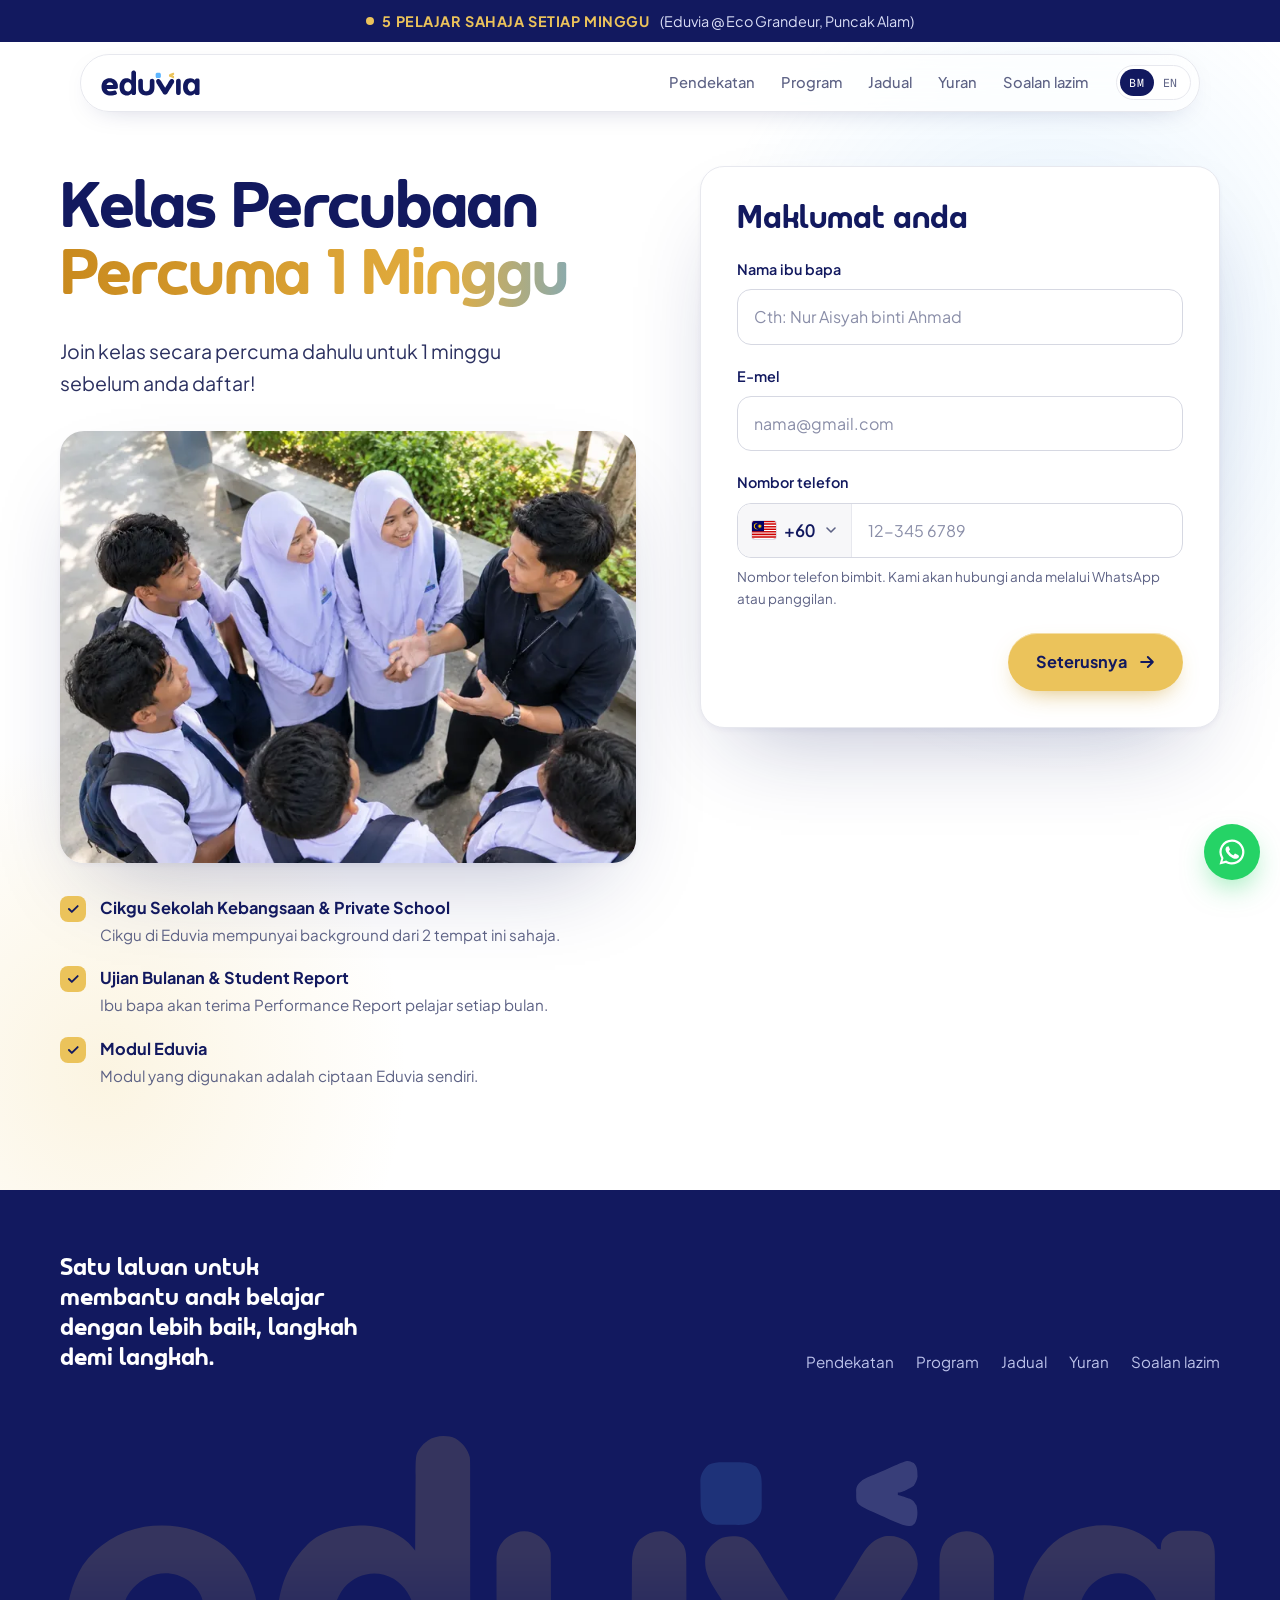
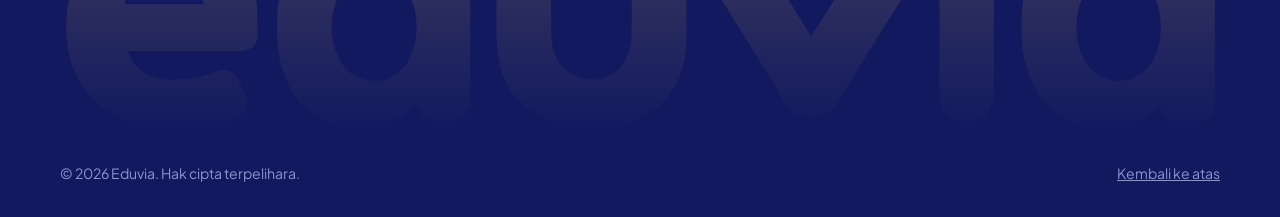
<file: free-trial-class/index.html>
<!doctype html>
<html lang="ms" data-en-title="Free 1-Week Trial Class | Eduvia">
<head>
  <meta charset="utf-8">
  <meta name="viewport" content="width=device-width, initial-scale=1, viewport-fit=cover">
  <title>Kelas Percubaan Percuma 1 Minggu | Eduvia</title>
  <meta name="description" content="Daftar kelas percubaan percuma selama 1 minggu di Eduvia, Eco Grandeur. Kelas tuisyen silibus KPM (KSSR/KSSM) untuk 5 Tahun hingga SPM.">
  <link rel="canonical" href="https://eduvia.my/free-trial-class/">
  <link rel="icon" href="../assets/img/favicon.svg" type="image/svg+xml">
  <link rel="apple-touch-icon" href="../assets/img/apple-touch-icon.png">
  <meta name="theme-color" content="#ffffff">

  <meta property="og:type" content="website">
  <meta property="og:title" content="Kelas Percubaan Percuma 1 Minggu | Eduvia">
  <meta property="og:description" content="Join kelas secara percuma dahulu untuk 1 minggu sebelum anda daftar!">
  <meta property="og:url" content="https://eduvia.my/free-trial-class/">
  <meta property="og:image" content="https://eduvia.my/assets/img/og-image.png">
  <meta property="og:locale" content="ms_MY">
  <meta property="og:locale:alternate" content="en_MY">

  <link rel="preload" href="../assets/fonts/claston.woff2" as="font" type="font/woff2" crossorigin>
  <link rel="preconnect" href="https://fonts.googleapis.com">
  <link rel="preconnect" href="https://fonts.gstatic.com" crossorigin>
  <link href="https://fonts.googleapis.com/css2?family=Plus+Jakarta+Sans:wght@400;500;600;700&family=Geist+Mono:wght@400;500&display=swap" rel="stylesheet">
  <link rel="stylesheet" href="../assets/css/styles.css?v=20261023k">
  <!-- Adds where the visitor came from (came_from, utm_*) to the form as hidden fields -->
  <script src="https://marketing.eduvia.my/utm.js" defer></script>
</head>
<body class="has-promo-bar">
  <!--
    Free 1-Week Trial Class landing page. Same conventions as ../index.html:
    Bahasa Melayu in the HTML, English in data-en attributes.
    The form steps and checks are in assets/js/signup-form.js; the form is sent to the
    Eduvia form backend (marketing.eduvia.my), form "Free: 1-Week Trial Class".
  -->
  <a class="skip-link" href="#main" data-en="Skip to content">Langkau ke kandungan</a>

  <!-- Bar pinned to the top of the screen; the floating navigation sits under it -->
  <p class="promo-bar">
    <strong data-en="ONLY 5 STUDENTS EACH WEEK">5 PELAJAR SAHAJA SETIAP MINGGU</strong>
    <span>(Eduvia @ Eco Grandeur, Puncak Alam)</span>
  </p>

  <!-- Floating navigation -->
  <header class="site-header">
    <div class="nav-shell">
      <a class="brand" href="../">
        <img src="../assets/img/logo-wordmark.svg" alt="Eduvia" width="115" height="30">
      </a>
      <nav class="site-nav" id="site-nav" aria-label="Utama" data-en-aria-label="Main">
        <ul>
          <li><a href="../#approach" data-en="Approach">Pendekatan</a></li>
          <li><a href="../#programmes" data-en="Programmes">Program</a></li>
          <li><a href="../#jadual" data-en="Timetable">Jadual</a></li>
          <li><a href="../#fees" data-en="Fees">Yuran</a></li>
          <li><a href="../#faq" data-en="FAQ">Soalan lazim</a></li>
        </ul>
      </nav>
      <div class="nav-actions">
        <div class="lang-switch" role="group" aria-label="Bahasa" data-en-aria-label="Language">
          <button type="button" data-lang="ms" aria-pressed="true">BM</button>
          <button type="button" data-lang="en" aria-pressed="false">EN</button>
        </div>
        <button class="nav-toggle" aria-expanded="false" aria-controls="site-nav">
          <span class="sr-only">Menu</span>
          <span class="nav-toggle-bar"></span>
        </button>
      </div>
    </div>
  </header>

  <main id="main">
    <!-- Offer on the left, the form on the right (on phones: heading, photo, form, then reasons) -->
    <section class="trial-hero" id="top">
      <div class="trial-glow" aria-hidden="true"></div>
      <div class="container trial-layout">
        <div class="trial-intro">
          <h1 class="hero-title trial-title">
            <span data-en="Free 1-Week">Kelas Percubaan</span>
            <span class="mark" data-en="Trial Class">Percuma 1 Minggu</span>
          </h1>
          <p class="hero-lead hide-on-phone" data-en="Join our classes free for 1 week before you register!">Join kelas secara percuma dahulu untuk 1 minggu sebelum anda daftar!</p>
        </div>

        <!-- Under the heading on wide screens; on phones it takes the subheadline's place -->
        <img class="trial-photo"
             src="../assets/img/trial/cikgu-pelajar-1200.webp"
             srcset="../assets/img/trial/cikgu-pelajar-720.webp 720w, ../assets/img/trial/cikgu-pelajar-1200.webp 1200w"
             sizes="(max-width: 900px) 100vw, 560px"
             width="1200" height="900"
             alt="Seorang cikgu berbual dengan sekumpulan pelajar sekolah menengah berpakaian seragam di kawasan sekolah"
             data-en-alt="A teacher talking with a group of secondary school students in uniform in a school courtyard">

        <div class="trial-card" id="form">
          <!-- Without JavaScript all three steps show at once; signup-form.js turns them into steps -->
          <form class="tf" id="trial-form" data-page="trial" action="https://marketing.eduvia.my/f/eduvia-enquiry" method="POST" novalidate>
            <!-- Step 1: the parent -->
            <fieldset class="tf-step" data-step="1">
              <legend class="tf-legend" tabindex="-1" data-en="About you">Maklumat anda</legend>

              <div class="tf-field" data-field="parent_name">
                <label for="tf-name" data-en="Parent's name">Nama ibu bapa</label>
                <input id="tf-name" name="parent_name" type="text" autocomplete="name" autocapitalize="words"
                       maxlength="80" required aria-describedby="tf-name-error"
                       placeholder="Cth: Nur Aisyah binti Ahmad" data-en-placeholder="E.g. Nur Aisyah binti Ahmad">
                <p class="tf-error" id="tf-name-error"></p>
              </div>

              <div class="tf-field" data-field="email">
                <label for="tf-email" data-en="Email">E-mel</label>
                <input id="tf-email" name="email" type="email" autocomplete="email" inputmode="email"
                       autocapitalize="off" spellcheck="false" maxlength="254" required
                       aria-describedby="tf-email-error" placeholder="nama@gmail.com" data-en-placeholder="name@gmail.com">
                <p class="tf-error" id="tf-email-error"></p>
              </div>

              <div class="tf-field" data-field="phone">
                <label for="tf-phone" data-en="Phone number">Nombor telefon</label>
                <div class="tf-phone">
                  <!-- The native select sits invisibly over the flag, so phones get their own picker -->
                  <div class="tf-country">
                    <img class="tf-flag" id="tf-flag" src="../assets/img/flags/my.svg" alt="" width="24" height="18">
                    <span class="tf-dial" id="tf-dial">+60</span>
                    <svg viewBox="0 0 24 24" aria-hidden="true"><path d="M6 9l6 6 6-6"/></svg>
                    <select id="tf-country" name="phone_country" autocomplete="tel-country-code" aria-label="Negara" data-en-aria-label="Country">
                      <option value="my" selected>Malaysia (+60)</option>
                      <option value="sg" data-en="Singapore (+65)">Singapura (+65)</option>
                      <option value="bn">Brunei (+673)</option>
                      <option value="id">Indonesia (+62)</option>
                      <option value="th">Thailand (+66)</option>
                      <option value="ph" data-en="Philippines (+63)">Filipina (+63)</option>
                      <option value="in">India (+91)</option>
                      <option value="cn">China (+86)</option>
                      <option value="au">Australia (+61)</option>
                      <option value="gb">United Kingdom (+44)</option>
                      <option value="us" data-en="United States (+1)">Amerika Syarikat (+1)</option>
                    </select>
                  </div>
                  <input id="tf-phone" name="phone" type="tel" inputmode="tel" autocomplete="tel-national"
                         maxlength="20" required aria-describedby="tf-phone-hint tf-phone-error" placeholder="12-345 6789">
                </div>
                <p class="tf-hint" id="tf-phone-hint" data-en="Mobile number. We'll contact you on WhatsApp or by phone.">Nombor telefon bimbit. Kami akan hubungi anda melalui WhatsApp atau panggilan.</p>
                <p class="tf-error" id="tf-phone-error"></p>
              </div>
            </fieldset>

            <!-- Step 2: the child -->
            <fieldset class="tf-step" data-step="2">
              <legend class="tf-legend" tabindex="-1" data-en="About your child">Maklumat anak</legend>

              <div class="tf-field" data-field="child_age">
                <label for="tf-age" data-en="Child's age">Umur anak</label>
                <select id="tf-age" name="child_age" class="tf-select" required aria-describedby="tf-age-error">
                  <option value="" selected disabled data-en="Choose age">Pilih umur</option>
                  <option value="5" data-en="Age 5">5 Tahun</option>
                  <option value="6" data-en="Age 6">6 Tahun</option>
                  <option value="7" data-en="Standard 1">Darjah 1</option>
                  <option value="8" data-en="Standard 2">Darjah 2</option>
                  <option value="9" data-en="Standard 3">Darjah 3</option>
                  <option value="10" data-en="Standard 4">Darjah 4</option>
                  <option value="11" data-en="Standard 5">Darjah 5</option>
                  <option value="12" data-en="Standard 6">Darjah 6</option>
                  <option value="13" data-en="Form 1">Tingkatan 1</option>
                  <option value="14" data-en="Form 2">Tingkatan 2</option>
                  <option value="15" data-en="Form 3">Tingkatan 3</option>
                  <option value="16" data-en="Form 4">Tingkatan 4</option>
                  <option value="17" data-en="Form 5">Tingkatan 5</option>
                </select>
                <p class="tf-error" id="tf-age-error"></p>
              </div>

              <fieldset class="tf-field tf-group" data-field="subjects" aria-describedby="tf-subjects-hint tf-subjects-error">
                <legend data-en="Subjects interested in">Subjek yang diminati</legend>
                <p class="tf-hint" id="tf-subjects-hint" data-en="Choose 2 or more subjects.">Pilih 2 subjek atau lebih.</p>
                <!-- signup-form.js shows only the subjects offered for the chosen age -->
                <div class="tf-chips">
                  <label class="tf-chip"><input type="checkbox" name="subjects" value="3M (Membaca, Menulis, Mengira)" data-subject="3m"><span class="tf-tick" aria-hidden="true"></span><span data-en="3M · Reading, Writing, Arithmetic">3M · Membaca, Menulis, Mengira</span></label>
                  <label class="tf-chip"><input type="checkbox" name="subjects" value="Bahasa Melayu" data-subject="bm"><span class="tf-tick" aria-hidden="true"></span><span>Bahasa Melayu</span></label>
                  <label class="tf-chip"><input type="checkbox" name="subjects" value="English" data-subject="eng"><span class="tf-tick" aria-hidden="true"></span><span>English</span></label>
                  <label class="tf-chip"><input type="checkbox" name="subjects" value="Sejarah" data-subject="sej"><span class="tf-tick" aria-hidden="true"></span><span>Sejarah</span></label>
                  <label class="tf-chip"><input type="checkbox" name="subjects" value="Mathematics" data-subject="math"><span class="tf-tick" aria-hidden="true"></span><span>Mathematics</span></label>
                  <label class="tf-chip"><input type="checkbox" name="subjects" value="Science" data-subject="sci"><span class="tf-tick" aria-hidden="true"></span><span>Science</span></label>
                  <label class="tf-chip"><input type="checkbox" name="subjects" value="Add Maths" data-subject="addm"><span class="tf-tick" aria-hidden="true"></span><span>Add Maths</span></label>
                  <label class="tf-chip"><input type="checkbox" name="subjects" value="Accounting" data-subject="acc"><span class="tf-tick" aria-hidden="true"></span><span>Accounting</span></label>
                </div>
                <p class="tf-empty" id="tf-subjects-empty" hidden data-en="Choose your child's age first to see the subjects.">Pilih umur anak dahulu untuk lihat subjek.</p>
                <p class="tf-error" id="tf-subjects-error"></p>
              </fieldset>
            </fieldset>

            <!-- Step 3: location, then a summary to check before sending -->
            <fieldset class="tf-step" data-step="3">
              <legend class="tf-legend" tabindex="-1" data-en="Location">Lokasi</legend>

              <fieldset class="tf-field tf-group" data-field="near_eco_grandeur" aria-describedby="tf-near-error">
                <legend data-en="Live near Eco Grandeur, Puncak Alam?">Tinggal berdekatan Eco Grandeur, Puncak Alam?</legend>
                <div class="tf-choices">
                  <label class="tf-choice"><input type="radio" name="near_eco_grandeur" value="Yes" required><span data-en="Yes">Ya</span></label>
                  <label class="tf-choice"><input type="radio" name="near_eco_grandeur" value="No"><span data-en="No">Tidak</span></label>
                </div>
                <p class="tf-error" id="tf-near-error"></p>
              </fieldset>

              <div class="tf-review" id="tf-review" hidden>
                <p class="mono-label" data-en="Check your details">Semak maklumat anda</p>
                <dl id="tf-review-list"></dl>
              </div>
            </fieldset>

            <!-- Spam trap: hidden from people; the form backend drops bots that fill it in -->
            <div class="tf-hp" aria-hidden="true">
              <label>Website <input type="text" name="_gotcha" tabindex="-1" autocomplete="off"></label>
            </div>
            <!-- Notification email subject (signup-form.js adds the parent's name) -->
            <input type="hidden" name="_subject" value="Free 1-Week Trial Class">

            <p class="tf-status" id="tf-status" role="alert" hidden></p>

            <div class="tf-nav">
              <button type="button" class="btn btn-glass" id="tf-back" hidden>
                <span data-en="Back">Kembali</span>
              </button>
              <button type="submit" class="btn btn-arrow" id="tf-next">
                <span class="tf-label-next" data-en="Next">Seterusnya</span>
                <span class="tf-label-submit" data-en="Register for Trial Class">Daftar Kelas Percubaan</span>
                <span class="tf-label-sending" data-en="Sending…" hidden>Menghantar…</span>
                <svg viewBox="0 0 24 24" aria-hidden="true"><path d="M5 12h14M13 6l6 6-6 6"/></svg>
              </button>
            </div>
          </form>

          <!-- Shown once the form is sent -->
          <div class="tf-done" id="tf-done" tabindex="-1" hidden>
            <span class="tf-done-icon" aria-hidden="true"></span>
            <h2 id="tf-done-title"></h2>
            <p id="tf-done-body"></p>
            <a class="btn btn-glass" href="../" data-en="Back to homepage">Kembali ke laman utama</a>
          </div>
        </div>

        <!-- Reasons: beside the form on wide screens, under it on phones -->
        <div class="trial-more">
          <ul class="trial-perks">
            <li>
              <strong data-en="National &amp; private school teachers">Cikgu Sekolah Kebangsaan &amp; Private School</strong>
              <span data-en="Every Eduvia teacher has a background from one of these two only.">Cikgu di Eduvia mempunyai background dari 2 tempat ini sahaja.</span>
            </li>
            <li>
              <strong data-en="Monthly tests &amp; student report">Ujian Bulanan &amp; Student Report</strong>
              <span data-en="Parents receive the student's Performance Report every month.">Ibu bapa akan terima Performance Report pelajar setiap bulan.</span>
            </li>
            <li>
              <strong data-en="Eduvia modules">Modul Eduvia</strong>
              <span data-en="The modules we use are created by Eduvia.">Modul yang digunakan adalah ciptaan Eduvia sendiri.</span>
            </li>
          </ul>
        </div>
      </div>
    </section>

  </main>

  <footer class="site-footer on-dark">
    <div class="container">
      <div class="footer-top">
        <p class="footer-tagline" data-en="One path to help children learn better, step by step.">Satu laluan untuk membantu anak belajar dengan lebih baik, langkah demi langkah.</p>
        <nav class="footer-links" aria-label="Pautan" data-en-aria-label="Links">
          <a href="../#approach" data-en="Approach">Pendekatan</a>
          <a href="../#programmes" data-en="Programmes">Program</a>
          <a href="../#jadual" data-en="Timetable">Jadual</a>
          <a href="../#fees" data-en="Fees">Yuran</a>
          <a href="../#faq" data-en="FAQ">Soalan lazim</a>
        </nav>
      </div>
      <img class="footer-wordmark" src="../assets/img/logo-wordmark-light.svg" alt="Eduvia" width="1019" height="267">
      <div class="footer-bottom">
        <p>&copy; <span id="year">2026</span> Eduvia. <span data-en="All rights reserved.">Hak cipta terpelihara.</span></p>
        <a href="#top" data-en="Back to top">Kembali ke atas</a>
      </div>
    </div>
  </footer>

  <a class="whatsapp-fab" href="mailto:hello@eduvia.my" data-contact="greeting" aria-label="Hubungi kami di WhatsApp" data-en-aria-label="Chat with us on WhatsApp">
    <svg viewBox="0 0 24 24" aria-hidden="true"><path d="M12 2a10 10 0 0 0-8.6 15.1L2 22l5-1.3A10 10 0 1 0 12 2Zm0 18.2c-1.5 0-3-.4-4.3-1.2l-.3-.2-3 .8.8-2.9-.2-.3A8.2 8.2 0 1 1 12 20.2Zm4.5-6.1c-.2-.1-1.5-.7-1.7-.8-.2-.1-.4-.1-.6.1l-.8 1c-.1.2-.3.2-.5.1a6.7 6.7 0 0 1-3.3-2.9c-.3-.4.2-.4.7-1.4.1-.2 0-.3 0-.5l-.8-1.8c-.2-.5-.4-.4-.6-.4h-.5a1 1 0 0 0-.7.3 3 3 0 0 0-.9 2.2 5.2 5.2 0 0 0 1.1 2.7 11.8 11.8 0 0 0 4.5 4c1.7.7 2.3.8 3.2.6.5-.1 1.5-.6 1.8-1.2.2-.6.2-1.1.1-1.2l-.5-.3Z"/></svg>
  </a>

  <script src="../assets/js/signup-form.js?v=20261023k" defer></script>
  <script src="../assets/js/main.js?v=20261023k" defer></script>
</body>
</html>
</file>
<file: assets/css/styles.css>
/* Eduvia
   Layout: light product site. White page with navy type, floating glass nav (scrolls with the page),
   hero photo that fades into the page, levels strip, Uji / Semak / Bantu demo on
   a laptop, timetable. Navy is kept for the
   levels strip and the footer (.on-dark). */

/* Brand display font (single weight) */
@font-face {
  font-family: "Claston";
  src: url("../fonts/claston.woff2") format("woff2");
  font-weight: 400;
  font-style: normal;
  font-display: swap;
}

:root {
  /* Brand colours */
  --navy: #12195f;
  --yellow: #ebc35b;
  --blue: #5eb6ff;
  --white: #ffffff;

  /* Light theme (default) */
  --bg: var(--white);
  --bg-alt: #f7f7f9;
  --fg: var(--navy);          /* headings, strong text */
  --text: #2b3060;            /* body text */
  --muted: #5d6285;
  --faint: #8a8ea8;
  --surface: var(--white);
  --surface-2: #f4f5f8;
  --line: #e7e8ee;
  --line-strong: #d6d8e2;
  --track: #eceef3;
  --inset: #f2f3f7;
  --spot: rgba(94, 182, 255, 0.1);
  --ok-ink: #1b6bc0;          /* brand blue, darkened for small text on white */
  --ok-bg: #e9f4ff;
  --help-ink: #8a6410;        /* brand yellow, darkened for small text on white */
  --help-bg: #fcf2d6;
  --accent-ink: #1b6bc0;
  --error-ink: #c8323b;       /* form errors */
  --error-bg: #fdeeef;
  --mark: rgba(235, 195, 91, 0.55);
  --shadow: 0 1px 2px rgba(18, 25, 95, 0.04), 0 14px 34px -16px rgba(18, 25, 95, 0.16);
  --shadow-lg: 0 2px 6px rgba(18, 25, 95, 0.05), 0 40px 90px -36px rgba(18, 25, 95, 0.3);

  --yellow-hover: #f2d27e;
  --navy-deep: #0c1150;

  --font: "Plus Jakarta Sans", system-ui, -apple-system, "Segoe UI", Roboto, sans-serif;
  --font-display: "Claston", var(--font);
  --font-mono: "Geist Mono", ui-monospace, "SFMono-Regular", Menlo, Consolas, monospace;

  --radius: 24px;
  --radius-sm: 14px;
  --nav-top: calc(env(safe-area-inset-top, 0px) + 14px);

  color-scheme: light;
}

/* Navy sections: same components, dark token values */
.on-dark {
  --fg: var(--white);
  --text: #e4e7fb;
  --muted: #bcc2ea;
  --faint: #8d94cc;
  --surface: rgba(255, 255, 255, 0.05);
  --surface-2: rgba(255, 255, 255, 0.08);
  --line: rgba(255, 255, 255, 0.1);
  --line-strong: rgba(255, 255, 255, 0.18);
  --accent-ink: var(--blue);
  background: var(--navy);
  color: var(--text);
}

*, *::before, *::after { box-sizing: border-box; }

html { scroll-behavior: smooth; scroll-padding-top: 16px; }

body {
  margin: 0;
  font-family: var(--font);
  font-size: 17px;
  line-height: 1.6;
  color: var(--text);
  background: var(--bg);
  -webkit-font-smoothing: antialiased;
  overflow-x: hidden;
}

img, svg { display: block; max-width: 100%; }
p { margin: 0 0 1em; }
a { color: inherit; }
h1, h2, h3 { margin: 0; color: var(--fg); font-family: var(--font-display); font-weight: 400; line-height: 1.1; text-wrap: balance; }

.container { width: min(1160px, 100% - 32px); margin-inline: auto; }

.sr-only {
  position: absolute; width: 1px; height: 1px; padding: 0; margin: -1px;
  overflow: hidden; clip: rect(0 0 0 0); white-space: nowrap; border: 0;
}

.skip-link {
  position: absolute; left: 16px; top: -60px; z-index: 100;
  background: var(--navy); color: var(--white); padding: 10px 16px; border-radius: var(--radius-sm); font-weight: 700;
}
.skip-link:focus { top: 12px; }

:focus-visible { outline: 2px solid var(--blue); outline-offset: 3px; }

/* ---------- Type helpers ---------- */

.eyebrow {
  display: inline-flex; align-items: center; gap: 10px; margin-bottom: 18px;
  font-family: var(--font-mono); font-size: 0.75rem; letter-spacing: 0.14em; text-transform: uppercase; color: var(--accent-ink);
}
.eyebrow::before { content: ""; width: 8px; height: 8px; border-radius: 2px; background: var(--yellow); }

.display { font-size: clamp(2rem, 4.6vw, 3.5rem); letter-spacing: -0.01em; }
.display span { display: block; }
.body-lg { font-size: 1.12rem; color: var(--muted); margin-top: 20px; }

.mono-label {
  font-family: var(--font-mono); font-size: 0.72rem; letter-spacing: 0.1em; text-transform: uppercase; color: var(--faint);
}

/* Highlighter mark in the brand yellow */
/* Gradient text in the brand colours: a deeper gold (readable on white) into blue.
   The gradient drifts slowly across the words. */
.hero-title .mark {
  display: inline; padding-right: 0.04em;
  background-image: linear-gradient(90deg, #c98a1e 0%, #e2ad3f 38%, #4fa9f8 58%, #2f86e0 100%);
  background-size: 200% 100%; background-position: 0% 50%;
  -webkit-background-clip: text; background-clip: text; color: transparent;
  -webkit-box-decoration-break: clone; box-decoration-break: clone;
  animation: drift-text 6s ease-in-out infinite alternate;
}
@keyframes drift-text { to { background-position: 100% 50%; } }

/* ---------- Buttons ---------- */

.btn {
  display: inline-flex; align-items: center; justify-content: center; gap: 8px;
  padding: 14px 24px; border: 0; border-radius: 999px;
  background: var(--yellow); color: var(--navy);
  font: inherit; font-size: 0.98rem; font-weight: 700; text-decoration: none; cursor: pointer;
  box-shadow: 0 10px 26px -12px rgba(201, 150, 30, 0.75), inset 0 1px 0 rgba(255, 255, 255, 0.45);
  transition: background 0.2s, transform 0.2s, box-shadow 0.2s;
}
.btn:hover { background: var(--yellow-hover); transform: translateY(-1px); }
.btn-glass { background: var(--surface); color: var(--fg); box-shadow: inset 0 0 0 1px var(--line-strong); }
.btn-glass:hover { background: var(--surface-2); }
.btn-small { padding: 9px 16px; font-size: 0.88rem; }

/* Button with a plain trailing arrow that nudges forward on hover */
.btn-arrow { padding: 16px 26px 16px 28px; gap: 10px; font-size: 1.02rem; }
.btn-arrow svg {
  width: 20px; height: 20px; flex: none;
  fill: none; stroke: currentColor; stroke-width: 2.4; stroke-linecap: round; stroke-linejoin: round;
  transition: transform 0.25s;
}
.btn-arrow:hover svg { transform: translateX(4px); }
.btn-block { width: 100%; }

/* ---------- Floating navigation ---------- */

/* Sits over the top of the page and scrolls away with it */
.site-header { position: absolute; top: var(--nav-top); left: 16px; right: 16px; z-index: 50; }
.nav-shell {
  position: relative; max-width: 1120px; margin: 0 auto;
  display: flex; align-items: center; gap: 16px;
  padding: 8px 8px 8px 20px; border-radius: 999px;
  background: rgba(255, 255, 255, 0.72); border: 1px solid var(--line);
  backdrop-filter: blur(18px) saturate(160%); -webkit-backdrop-filter: blur(18px) saturate(160%);
  box-shadow: 0 8px 30px -18px rgba(18, 25, 95, 0.35);
}

.brand { display: inline-flex; flex: none; }
.brand img { height: 26px; width: auto; }

.site-nav { margin-left: auto; }
.site-nav ul { display: flex; gap: 2px; list-style: none; margin: 0; padding: 0; }
.site-nav a { display: block; padding: 8px 12px; border-radius: 999px; color: var(--muted); text-decoration: none; font-size: 0.92rem; font-weight: 500; transition: color 0.2s, background 0.2s; }
.site-nav a:hover { color: var(--fg); background: var(--surface-2); }

.nav-actions { display: flex; align-items: center; gap: 8px; }

.lang-switch { display: inline-flex; padding: 3px; border-radius: 999px; border: 1px solid var(--line); background: var(--surface); }
.lang-switch button {
  border: 0; background: transparent; color: var(--muted); cursor: pointer;
  font-family: var(--font-mono); font-size: 0.72rem; letter-spacing: 0.06em; padding: 6px 9px; border-radius: 999px;
}
.lang-switch button[aria-pressed="true"] { background: var(--navy); color: var(--white); }

.nav-toggle { display: none; width: 40px; height: 40px; border: 0; border-radius: 50%; background: var(--surface-2); cursor: pointer; position: relative; }
.nav-toggle-bar, .nav-toggle-bar::before, .nav-toggle-bar::after {
  position: absolute; left: 12px; width: 16px; height: 2px; background: var(--navy); border-radius: 2px; content: ""; transition: transform 0.2s, top 0.2s;
}
.nav-toggle-bar { top: 19px; }
.nav-toggle-bar::before { left: 0; top: -5px; }
.nav-toggle-bar::after { left: 0; top: 5px; }
.nav-toggle[aria-expanded="true"] .nav-toggle-bar { background: transparent; }
.nav-toggle[aria-expanded="true"] .nav-toggle-bar::before { top: 0; transform: rotate(45deg); }
.nav-toggle[aria-expanded="true"] .nav-toggle-bar::after { top: 0; transform: rotate(-45deg); }

@media (max-width: 960px) {
  .nav-toggle { display: block; }
  .nav-actions { margin-left: auto; }
  .site-nav {
    display: none; position: absolute; top: calc(100% + 10px); left: 0; right: 0;
    padding: 10px; border-radius: 24px; background: var(--white); border: 1px solid var(--line);
    box-shadow: var(--shadow-lg);
  }
  .site-nav.is-open { display: block; }
  .site-nav ul { flex-direction: column; }
  .site-nav a { padding: 12px 14px; font-size: 1rem; color: var(--fg); }
}

/* ---------- Hero ---------- */

/* Photo on the right that fades into the white page (left and bottom edges) */
.hero {
  position: relative; overflow: hidden; display: flex; align-items: center;
  min-height: min(800px, 100svh); padding: calc(var(--nav-top) + 104px) 0 112px;
}
.hero-media { position: absolute; top: 0; right: 0; bottom: 0; width: 62%; pointer-events: none; }
.hero-photo {
  width: 100%; height: 100%; object-fit: cover; object-position: 58% 30%;
  -webkit-mask-image:
    linear-gradient(90deg, transparent 0%, rgba(0, 0, 0, 0.25) 14%, rgba(0, 0, 0, 0.8) 32%, #000 46%),
    linear-gradient(180deg, #000 58%, transparent 100%);
  -webkit-mask-composite: source-in;
  mask-image:
    linear-gradient(90deg, transparent 0%, rgba(0, 0, 0, 0.25) 14%, rgba(0, 0, 0, 0.8) 32%, #000 46%),
    linear-gradient(180deg, #000 58%, transparent 100%);
  mask-composite: intersect;
  animation: fade-in 1.2s ease both;
}
@keyframes fade-in { from { opacity: 0; transform: scale(1.03); } }

.hero-inner { position: relative; width: min(1160px, 100% - 32px); }
.hero-copy { max-width: 540px; }
.hero-copy > * { animation: rise 0.9s cubic-bezier(0.2, 0.7, 0.2, 1) both; }
.hero-copy > :nth-child(2) { animation-delay: 0.08s; }
.hero-copy > :nth-child(3) { animation-delay: 0.16s; }
.hero-copy > :nth-child(4) { animation-delay: 0.24s; }
.hero-copy > :nth-child(5) { animation-delay: 0.32s; }
@keyframes rise { from { opacity: 0; transform: translateY(18px); } }

.hero-title { font-size: clamp(2.6rem, 5vw, 4.3rem); line-height: 1.05; letter-spacing: -0.02em; }
.hero-title > span:first-child { display: block; }
.hero-lead { max-width: 32rem; margin: 24px 0 0; font-size: 1.12rem; color: var(--muted); }
.hero-actions { display: flex; flex-wrap: wrap; gap: 12px; margin-top: 32px; }

@media (max-width: 1200px) and (min-width: 901px) {
  .hero-copy { max-width: 440px; }
  .hero-title { font-size: clamp(2.4rem, 4.6vw, 3.4rem); }
  .hero-media { width: 58%; }
  .hero-photo { object-position: 72% 30%; }
}

/* Tablet and phone: photo across the top, fading down into the text */
@media (max-width: 900px) {
  .hero { display: block; min-height: 0; padding: 0 0 80px; }
  .hero-media { position: relative; width: 100%; height: clamp(300px, 62vw, 460px); }
  .hero-photo {
    object-position: 50% 35%;
    -webkit-mask-image: linear-gradient(180deg, #000 55%, transparent 100%);
    mask-image: linear-gradient(180deg, #000 55%, transparent 100%);
  }
  .hero-inner { margin-top: -20px; }
  .hero-copy { max-width: none; }
}

/* ---------- Levels and subjects strip (navy band, white text) ---------- */

.marquee { padding: 22px 0; background: var(--navy); overflow: hidden; }
.marquee-row {
  overflow: hidden;
  -webkit-mask-image: linear-gradient(90deg, transparent, #000 8%, #000 92%, transparent);
  mask-image: linear-gradient(90deg, transparent, #000 8%, #000 92%, transparent);
}
.marquee-track { display: flex; width: max-content; animation: marquee 55s linear infinite; }
.marquee-group { display: flex; align-items: center; }
@keyframes marquee { to { transform: translateX(-50%); } }

/* Levels: display type with a yellow square between items */
.marquee-group span {
  display: inline-flex; align-items: center; gap: 18px; padding-right: 40px;
  font-family: var(--font-display); font-size: 1.35rem; color: var(--white); white-space: nowrap;
}
.marquee-group span::before { content: ""; width: 8px; height: 8px; border-radius: 2px; background: var(--yellow); }

/* Preschool ages (5 and 6): same text, marked with a yellow star instead of a square */
.marquee-group .preschool::before {
  width: 18px; height: 18px; border-radius: 0;
  background: url("data:image/svg+xml,%3Csvg xmlns='http://www.w3.org/2000/svg' viewBox='0 0 24 24'%3E%3Cpath fill='%23ebc35b' d='M12 2.5l2.9 5.9 6.5.9-4.7 4.6 1.1 6.5L12 17.3l-5.8 3.1 1.1-6.5-4.7-4.6 6.5-.9z'/%3E%3C/svg%3E") center / contain no-repeat;
}

/* Subjects: same type as the levels, blue square instead of yellow */
.marquee-group .subject::before { background: var(--blue); }

/* ---------- Sections ---------- */

.section { padding-block: clamp(80px, 11vw, 136px); position: relative; }
.section-tight { padding-block: clamp(64px, 8vw, 104px); }
.section-alt { background: var(--bg-alt); border-block: 1px solid var(--line); }
.section-head { max-width: 720px; margin: 0 auto 56px; text-align: center; }

/* Cards share one look; the pointer spotlight comes from main.js (--mx / --my) */
.module, .programme {
  position: relative; border-radius: var(--radius); border: 1px solid var(--line);
  background:
    radial-gradient(420px circle at var(--mx, -500px) var(--my, -500px), var(--spot), transparent 45%),
    var(--surface);
  box-shadow: var(--shadow);
  transition: border-color 0.25s, transform 0.25s, box-shadow 0.25s;
}
.module:hover, .programme:hover { border-color: var(--line-strong); }

/* Approach: Uji, Semak, Bantu on a laptop */
.demo { display: grid; grid-template-columns: 340px 1fr; gap: 48px; align-items: center; }

.demo-steps { display: grid; gap: 12px; }
.demo-steps button {
  position: relative; overflow: hidden; display: grid; grid-template-columns: auto 1fr; gap: 14px; align-items: start;
  text-align: left; padding: 18px 20px 20px; border-radius: 18px; cursor: pointer;
  border: 1px solid var(--line); background: var(--surface); font: inherit; color: inherit;
  transition: border-color 0.25s, box-shadow 0.25s, transform 0.25s;
}
.demo-steps button:hover { border-color: var(--line-strong); }
.demo-steps button[aria-selected="true"] { border-color: var(--navy); box-shadow: var(--shadow-lg); transform: translateX(6px); }
.demo-num {
  display: grid; place-items: center; width: 40px; height: 40px; border-radius: 12px;
  font-family: var(--font-mono); font-size: 0.8rem; background: var(--inset); color: var(--muted);
}
.demo-steps button[aria-selected="true"] .demo-num { background: var(--yellow); color: var(--navy); }
.demo-step-text { display: grid; gap: 4px; }
.demo-step-text strong { font-family: var(--font-display); font-weight: 400; font-size: 1.45rem; color: var(--fg); }
.demo-step-text span { color: var(--muted); font-size: 0.93rem; }
.demo-progress { position: absolute; left: 0; right: 0; bottom: 0; height: 3px; background: transparent; }
.demo-progress i { display: block; height: 100%; width: 0; background: var(--yellow); }
.demo.is-playing .demo-steps button[aria-selected="true"] .demo-progress i { animation: demo-fill var(--demo-ms, 5000ms) linear forwards; }
@keyframes demo-fill { to { width: 100%; } }

/* Laptop frame */
.laptop { min-width: 0; }
.laptop-screen { padding: 14px 14px 18px; border-radius: 22px 22px 6px 6px; background: #0a0d2e; box-shadow: var(--shadow-lg); }
.laptop-base {
  position: relative; height: 16px; margin: 0 -5%; border-radius: 2px 2px 18px 18px;
  background: linear-gradient(180deg, #e4e6ee, #b9bdcc); box-shadow: 0 18px 30px -18px rgba(18, 25, 95, 0.5);
}
.laptop-base span { position: absolute; left: 50%; top: 0; width: 16%; height: 6px; transform: translateX(-50%); border-radius: 0 0 8px 8px; background: #a8adbf; }

/* App inside the screen */
.app {
  /* Reversed colours: navy screen, white text */
  --fg: var(--white); --text: #e4e7fb; --muted: #bcc2ea; --faint: #8d94cc;
  --line: rgba(255, 255, 255, 0.1); --line-strong: rgba(255, 255, 255, 0.2);
  --track: rgba(255, 255, 255, 0.12); --bg-alt: rgba(255, 255, 255, 0.05); --panel: rgba(255, 255, 255, 0.08);
  --ok-ink: var(--blue); --ok-bg: rgba(94, 182, 255, 0.16); --help-ink: var(--yellow); --help-bg: rgba(235, 195, 91, 0.16);
  --right: #22c55e; --wrong: #ef4444;
  display: flex; flex-direction: column; aspect-ratio: 16 / 10; border-radius: 10px; overflow: hidden; background: var(--navy); color: var(--text);
}
.app-bar { display: flex; align-items: center; gap: 12px; padding: 10px 14px; border-bottom: 1px solid var(--line); background: rgba(0, 0, 0, 0.18); }
.app-dots { display: flex; gap: 6px; }
.app-dots i { width: 9px; height: 9px; border-radius: 50%; background: var(--line-strong); }
.app-url { flex: 1; font-family: var(--font-mono); font-size: 0.72rem; color: var(--faint); padding: 4px 10px; border-radius: 6px; background: var(--panel); border: 1px solid var(--line); min-width: 0; overflow: hidden; text-overflow: ellipsis; white-space: nowrap; }
.app-body { flex: 1; min-height: 0; display: grid; grid-template-columns: 150px 1fr; }
.app-side { display: grid; align-content: start; gap: 6px; padding: 16px 12px; border-right: 1px solid var(--line); background: var(--bg-alt); }
.app-side img { height: 20px; width: auto; margin: 0 6px 12px; }
.app-nav { padding: 8px 10px; border-radius: 10px; font-size: 0.85rem; font-weight: 600; color: var(--muted); transition: background 0.25s, color 0.25s; }
.app-nav.is-active { background: var(--white); color: var(--navy); }
.app-main { position: relative; min-width: 0; padding: clamp(14px, 2.2vw, 24px); overflow: hidden; }

.pane { display: grid; gap: 14px; align-content: start; height: 100%; }
.pane[hidden] { display: none; }
.pane.is-active { animation: pane-in 0.45s ease both; }
@keyframes pane-in { from { opacity: 0; transform: translateY(10px); } }
.pane-head { display: flex; justify-content: space-between; align-items: flex-start; gap: 12px; }
.pane-head h4 { margin: 4px 0 0; font-family: var(--font-display); font-weight: 400; font-size: clamp(1.1rem, 1.8vw, 1.4rem); color: var(--fg); }
.pill-soft { font-family: var(--font-mono); font-size: 0.7rem; padding: 4px 10px; border-radius: 999px; background: var(--ok-bg); color: var(--ok-ink); white-space: nowrap; }

/* 1. Uji */
.q-progress { height: 6px; border-radius: 99px; background: var(--track); overflow: hidden; }
.q-progress i { display: block; height: 100%; width: 30%; border-radius: inherit; background: var(--blue); }
.pane.is-active .q-progress i { animation: q-grow 1s 0.2s ease both; }
@keyframes q-grow { from { width: 20%; } }
.q-card { padding: clamp(14px, 2vw, 22px); border-radius: 14px; border: 1px solid var(--line); background: var(--bg-alt); }
.q-text { margin: 0 0 14px; font-family: var(--font-display); font-size: clamp(1.3rem, 2.4vw, 1.9rem); color: var(--fg); }
.q-options { display: grid; grid-template-columns: repeat(2, 1fr); gap: 10px; }
.q-opt {
  display: flex; align-items: center; justify-content: space-between; gap: 8px; cursor: pointer; text-align: left;
  padding: 10px 14px; border-radius: 12px; border: 1px solid var(--line-strong); background: var(--panel);
  font-family: var(--font-mono); font-size: 0.95rem; color: var(--fg);
  transition: background 0.2s, border-color 0.2s, transform 0.15s;
}
.q-opt:hover:not(:disabled) { border-color: var(--blue); transform: translateY(-1px); }
.q-opt:disabled { cursor: default; }
.q-opt::after { font-family: var(--font); font-weight: 700; }
.q-opt.is-wrong { background: rgba(239, 68, 68, 0.2); border-color: var(--wrong); animation: shake 0.35s ease; }
.q-opt.is-wrong::after { content: "✕"; color: var(--wrong); }
.q-opt.is-right { background: rgba(34, 197, 94, 0.2); border-color: var(--right); }
.q-opt.is-right::after { content: "✓"; color: var(--right); }
@keyframes shake { 25% { transform: translateX(-4px); } 75% { transform: translateX(4px); } }

.q-feedback { margin: 0; font-family: var(--font-mono); font-size: 0.74rem; color: var(--faint); min-height: 1.4em; }
.q-msg { display: none; align-items: center; gap: 8px; }
.q-msg.is-shown { display: inline-flex; }
.q-msg::before { content: ""; width: 8px; height: 8px; border-radius: 50%; background: var(--faint); }
.q-msg[data-state="wrong"] { color: #fca5a5; }
.q-msg[data-state="wrong"]::before { background: var(--wrong); }
.q-msg[data-state="right"] { color: #86efac; }
.q-msg[data-state="right"]::before { background: var(--right); }

/* 2. Semak */
.score-big { font-family: var(--font-display); font-size: clamp(1.8rem, 3vw, 2.4rem); line-height: 1; color: var(--fg); }
.score-big small { font-size: 0.5em; color: var(--faint); }
.skill-rows { list-style: none; margin: 0; padding: 0; display: grid; gap: 4px; }
.skill-rows li { display: grid; grid-template-columns: 12rem 1fr 9.5rem; gap: 12px; align-items: center; padding: 8px 0; border-top: 1px solid var(--line); font-size: 0.88rem; color: var(--fg); }
.skill-rows .bar { height: 7px; border-radius: 99px; background: var(--track); overflow: hidden; }
.skill-rows .bar i { display: block; height: 100%; width: var(--w); border-radius: inherit; background: linear-gradient(90deg, #8ccbff, var(--blue)); }
.skill-rows .bar.is-low i { background: linear-gradient(90deg, #f3d891, var(--yellow)); }
.pane.is-active .skill-rows .bar i { animation: bar-grow 1s 0.2s cubic-bezier(0.2, 0.7, 0.2, 1) both; }
@keyframes bar-grow { from { width: 0; } }
.skill-rows em { justify-self: end; font-style: normal; font-family: var(--font-mono); font-size: 0.66rem; padding: 3px 8px; border-radius: 999px; white-space: nowrap; }
.skill-rows .ok { color: var(--ok-ink); background: var(--ok-bg); }
.skill-rows .help { color: var(--help-ink); background: var(--help-bg); }
.trend { margin: 0; display: grid; gap: 4px; }
.trend-chart { width: 100%; height: auto; max-height: 128px; overflow: visible; }
.trend-grid line { stroke: var(--line); stroke-width: 1; }
.trend-axis text { font-family: var(--font-mono); font-size: 10px; fill: var(--faint); }
.trend-line { fill: none; stroke: var(--blue); stroke-width: 2; stroke-linecap: round; stroke-linejoin: round; stroke-dasharray: 1; stroke-dashoffset: 0; }
.trend-points circle { fill: var(--blue); stroke: var(--navy); stroke-width: 2; }
.trend-points circle.is-last { fill: var(--yellow); }
.trend-value { font-family: var(--font-display); font-size: 15px; fill: var(--fg); }
.pane.is-active .trend-line { animation: trend-draw 1.2s 0.3s ease both; }
.pane.is-active .trend-area, .pane.is-active .trend-points, .pane.is-active .trend-value { animation: pane-in 0.5s 1.1s ease both; }
@keyframes trend-draw { from { stroke-dashoffset: 1; } }

/* 3. Bantu */
.plan { list-style: none; margin: 0; padding: 0; display: grid; gap: 10px; counter-reset: plan; }
.plan li {
  position: relative; display: grid; gap: 2px; padding: 12px 14px 12px 52px; border-radius: 14px;
  border: 1px solid var(--line); background: var(--panel); counter-increment: plan;
}
.plan li::before {
  content: counter(plan); position: absolute; left: 14px; top: 12px; width: 26px; height: 26px; border-radius: 8px;
  display: grid; place-items: center; font-family: var(--font-mono); font-size: 0.75rem; background: var(--yellow); color: var(--navy);
}
.plan strong { font-size: 0.95rem; color: var(--fg); }
.plan span { font-size: 0.84rem; color: var(--muted); }
.pane.is-active .plan li { animation: pane-in 0.4s ease both; }
.pane.is-active .plan li:nth-child(2) { animation-delay: 0.12s; }
.pane.is-active .plan li:nth-child(3) { animation-delay: 0.24s; }
.toast {
  justify-self: end; display: inline-flex; align-items: center; gap: 10px; padding: 10px 14px; border-radius: 12px;
  background: var(--white); color: var(--navy); font-size: 0.85rem; font-weight: 600; box-shadow: var(--shadow-lg);
}
.toast-icon { width: 18px; height: 18px; border-radius: 50%; background: #22c55e url("data:image/svg+xml,%3Csvg xmlns='http://www.w3.org/2000/svg' viewBox='0 0 24 24' fill='none' stroke='white' stroke-width='3.2' stroke-linecap='round' stroke-linejoin='round'%3E%3Cpath d='M5 12l5 5L20 7'/%3E%3C/svg%3E") center / 11px no-repeat; }
.pane.is-active .toast { animation: toast-in 0.5s 0.8s cubic-bezier(0.2, 0.7, 0.2, 1) both; }
@keyframes toast-in { from { opacity: 0; transform: translateY(12px) scale(0.96); } }

@media (max-width: 1200px) {
  .demo { grid-template-columns: 1fr; gap: 28px; }
  .laptop { padding-inline: 4%; }
  .laptop-base { margin: 0 -4.4%; }
  .demo-steps { grid-template-columns: repeat(3, 1fr); }
  .demo-steps button { grid-template-columns: 1fr; gap: 8px; padding: 14px; }
  .demo-steps button[aria-selected="true"] { transform: none; }
  .demo-step-text span { display: none; }
}
@media (max-width: 900px) {
  .app { aspect-ratio: auto; }
  .app-body { grid-template-columns: 1fr; }
  .app-side { display: none; }
  .app-main { min-height: 360px; }
  .laptop-screen { padding: 8px 8px 12px; border-radius: 14px 14px 4px 4px; }
  .laptop { padding-inline: 3%; }
  .laptop-base { height: 12px; margin: 0 -3.2%; }
  .skill-rows li { grid-template-columns: 1fr auto; row-gap: 6px; }
  .skill-rows .bar { grid-column: 1 / -1; grid-row: 2; }
  .demo-num { width: 32px; height: 32px; }
  .demo-step-text strong { font-size: 1.2rem; }
}

/* Modules: page previews from the real module, opening a full-page viewer */
.modules { display: grid; grid-template-columns: repeat(3, 1fr); gap: 20px; }
.module { padding: 0; overflow: hidden; min-width: 0; display: flex; flex-direction: column; }
.module-preview {
  position: relative; display: block; width: 100%; padding: 18px 18px 0; border: 0; cursor: zoom-in;
  background: linear-gradient(180deg, var(--ok-bg), var(--bg-alt)); overflow: hidden;
}
.module-preview img {
  display: block; width: 100%; height: 230px; object-fit: cover; object-position: top center;
  border-radius: 10px 10px 0 0; background: var(--white);
  box-shadow: 0 -2px 0 rgba(18, 25, 95, 0.04), 0 12px 30px -12px rgba(18, 25, 95, 0.35);
  transition: transform 0.35s cubic-bezier(0.2, 0.7, 0.2, 1);
}
.module-preview:hover img, .module-preview:focus-visible img { transform: translateY(-6px) scale(1.02); }
.module-zoom {
  position: absolute; right: 14px; bottom: 14px; display: inline-flex; align-items: center; gap: 6px;
  padding: 7px 12px; border-radius: 999px; background: var(--navy); color: var(--white);
  font-size: 0.8rem; font-weight: 600; box-shadow: var(--shadow-lg);
}
.module-zoom svg { width: 16px; height: 16px; fill: none; stroke: currentColor; stroke-width: 2.2; stroke-linecap: round; }
.module-body { padding: 22px 24px 26px; border-top: 1px solid var(--line); }
.module-ref { display: block; color: var(--accent-ink); margin-bottom: 8px; }
.module h3 { font-size: 1.3rem; margin: 0 0 8px; }
.module p { color: var(--muted); font-size: 0.95rem; margin: 0; }
.modules-note { margin: 24px 0 0; text-align: center; font-family: var(--font-mono); font-size: 0.74rem; color: var(--faint); }
@media (max-width: 900px) { .modules { grid-template-columns: 1fr; max-width: 520px; margin-inline: auto; } }

/* Full-page viewer */
.page-viewer {
  width: min(760px, 100vw - 24px); max-height: calc(100vh - 24px); padding: 0; border: 0; border-radius: 20px;
  background: var(--white); color: var(--text); box-shadow: var(--shadow-lg); overflow: hidden;
}
.page-viewer::backdrop { background: rgba(12, 17, 80, 0.72); backdrop-filter: blur(4px); }
.page-viewer[open] { display: flex; flex-direction: column; animation: pane-in 0.3s ease both; }
.viewer-bar { display: flex; align-items: center; gap: 12px; padding: 12px 14px 12px 20px; border-bottom: 1px solid var(--line); }
.viewer-title { flex: 1; min-width: 0; overflow: hidden; text-overflow: ellipsis; white-space: nowrap; font-family: var(--font-display); font-weight: 400; font-size: 1.15rem; color: var(--fg); }
.viewer-count { white-space: nowrap; }
@media (max-width: 560px) {
  .viewer-bar { gap: 6px; padding: 10px 10px 10px 14px; }
  .viewer-title { font-size: 1rem; }
  .viewer-btn { width: 34px; height: 34px; }
  .viewer-stage { padding: 8px; }
}
.viewer-btn {
  width: 38px; height: 38px; border: 0; border-radius: 50%; cursor: pointer; flex: none;
  background: var(--surface-2); color: var(--fg); font-size: 1.4rem; line-height: 1;
}
.viewer-btn:hover:not(:disabled) { background: var(--navy); color: var(--white); }
.viewer-btn:disabled { opacity: 0.35; cursor: default; }
.viewer-stage { min-height: 0; flex: 1; overflow: auto; background: var(--bg-alt); padding: 16px; }
.viewer-img { display: block; width: 100%; height: auto; border-radius: 6px; box-shadow: var(--shadow); background: var(--white); }
/* Programmes */
.programmes { display: grid; grid-template-columns: repeat(4, 1fr); gap: 16px; }

/* Preschool card: warm yellow, star badge */
.programme-preschool {
  border: 2px solid var(--yellow);
  background:
    radial-gradient(260px 180px at 100% 0%, rgba(235, 195, 91, 0.45), transparent 70%),
    linear-gradient(160deg, #fff8e6, var(--surface) 70%);
}
.programme-preschool .mono-label { letter-spacing: 0.04em; }
.programme-badge {
  position: absolute; top: -16px; right: 22px; display: inline-flex; align-items: center; gap: 6px;
  padding: 6px 12px 6px 8px; border-radius: 999px; background: var(--navy); color: var(--yellow);
  font-family: var(--font-display); font-size: 1rem; box-shadow: var(--shadow);
}
.programme-badge svg { width: 18px; height: 18px; fill: var(--yellow); }
.programme-preschool:hover { border-color: #ddb043; }
.programme { padding: 30px; display: flex; flex-direction: column; min-width: 0; }
.programme:hover { transform: translateY(-3px); box-shadow: var(--shadow-lg); }
.programme .mono-label { color: var(--accent-ink); }
.programme h3 { font-size: 1.6rem; margin: 14px 0 10px; }
.programme p { color: var(--muted); margin: 0; }
/* Highlighted test names (MPT4, MPTg3): same gradient type as the hero */
.programme .hl {
  font-weight: 800; white-space: nowrap;
  background-image: linear-gradient(90deg, #c98a1e 0%, #d99a2b 40%, #3d97ec 60%, #2f86e0 100%);
  -webkit-background-clip: text; background-clip: text; color: transparent;
}
@media (max-width: 1100px) { .programmes { grid-template-columns: repeat(2, 1fr); } }
@media (max-width: 860px) { .programmes { grid-template-columns: 1fr; } }

/* Fee calculator (Yuran 2027): level and subjects on the left, the totals on navy */
.fee-calc {
  max-width: 1000px; margin: 0 auto; display: grid; grid-template-columns: 1.3fr 0.7fr;
  border-radius: var(--radius); border: 1px solid var(--line); background: var(--surface);
  box-shadow: var(--shadow-lg); overflow: hidden;
}
.fc-inputs { padding: clamp(22px, 3.5vw, 36px); display: grid; gap: 28px; align-content: start; min-width: 0; }
.fc-field { display: grid; gap: 12px; }
.fc-label { display: flex; justify-content: space-between; align-items: baseline; gap: 12px; font-size: 0.85rem; font-weight: 600; color: var(--fg); }
.fc-hint { font-weight: 500; color: var(--faint); }
.fc-levels {
  display: grid; grid-template-columns: repeat(4, 1fr); gap: 4px; padding: 4px;
  border-radius: 16px; background: var(--bg-alt); border: 1px solid var(--line);
}
.fc-levels button {
  border: 0; border-radius: 12px; padding: 12px 8px; background: transparent; cursor: pointer;
  font: inherit; font-size: 0.95rem; font-weight: 600; line-height: 1.25; color: var(--muted);
  transition: background 0.2s, color 0.2s;
}
.fc-levels button:hover { color: var(--fg); }
.fc-range { white-space: nowrap; }
.fc-levels button[aria-pressed="true"] { background: var(--navy); color: var(--white); box-shadow: var(--shadow); }
.fc-subjects { display: flex; flex-wrap: wrap; gap: 8px; }
.fc-subject {
  display: inline-flex; align-items: center; gap: 8px; padding: 8px 16px 8px 8px; border-radius: 999px; cursor: pointer;
  border: 1px solid var(--line-strong); background: var(--surface);
  font: inherit; font-size: 0.95rem; font-weight: 600; color: var(--fg);
  transition: border-color 0.2s, background 0.2s;
}
.fc-subject:hover:not(:disabled) { border-color: var(--navy); }
.fc-subject:disabled { cursor: default; }
.fc-check {
  width: 24px; height: 24px; border-radius: 50%; border: 1.5px solid var(--line-strong);
  display: grid; place-items: center; transition: background 0.2s, border-color 0.2s;
}
.fc-check svg { width: 14px; height: 14px; fill: none; stroke: var(--navy); stroke-width: 3; stroke-linecap: round; stroke-linejoin: round; opacity: 0; }
.fc-subject[aria-pressed="true"] { background: var(--help-bg); border-color: var(--yellow); }
.fc-subject[aria-pressed="true"] .fc-check { background: var(--yellow); border-color: var(--yellow); }
.fc-subject[aria-pressed="true"] .fc-check svg { opacity: 1; }

.fc-result {
  padding: clamp(22px, 3.5vw, 36px); display: grid; gap: 22px; align-content: start; min-width: 0;
  background: radial-gradient(320px 220px at 100% 0%, rgba(94, 182, 255, 0.22), transparent 70%), var(--navy);
}
.fc-total + .fc-total { padding-top: 22px; border-top: 1px solid var(--line); }
.fc-total .mono-label { color: var(--yellow); }
.fc-amount { margin: 8px 0 0; font-family: var(--font-display); font-size: clamp(2.6rem, 5vw, 3.4rem); line-height: 1; color: var(--fg); }
.fc-amount-sm { font-size: 2.1rem; }
.fc-amount em { font-family: var(--font); font-style: normal; font-size: 0.95rem; color: var(--muted); }
.fc-note { margin: 10px 0 0; font-size: 0.9rem; color: var(--muted); }
.fc-breakdown { display: grid; gap: 6px; margin: 14px 0 0; font-size: 0.9rem; }
.fc-breakdown div { display: flex; justify-content: space-between; gap: 12px; }
.fc-breakdown dt { color: var(--muted); }
.fc-breakdown dd { margin: 0; font-weight: 700; color: var(--fg); white-space: nowrap; }
.fc-empty { grid-column: 1 / -1; margin: 0; padding: 24px; text-align: center; color: var(--muted); }
@media (max-width: 860px) { .fee-calc { grid-template-columns: 1fr; max-width: 560px; } }
@media (max-width: 560px) { .fc-levels { grid-template-columns: repeat(2, 1fr); } }

/* Registration gifts background: a soft brand glow and a doodle pattern of the logo's blue
   square and yellow V. The pattern starts at the centre line and is mirrored on the left, and it
   fades towards the middle so the heading, products and button stay clear. */
.gifts-section {
  position: relative; overflow: hidden; isolation: isolate;
  background:
    radial-gradient(ellipse 46% 40% at 50% 64%, rgba(94, 182, 255, 0.14), transparent 70%),
    radial-gradient(ellipse 30% 22% at 50% 86%, rgba(235, 195, 91, 0.16), transparent 70%),
    var(--bg);
}
.gifts-section > .container { position: relative; z-index: 1; }
.gifts-deco { position: absolute; inset: 0; z-index: 0; pointer-events: none; opacity: 0.7; }
.gifts-deco::before, .gifts-deco::after {
  content: ""; position: absolute; top: 0; bottom: 0; left: 50%; width: 50%;
  background: url("../img/hadiah/doodles.svg") 0 0 / 320px 320px repeat;
  -webkit-mask-image: linear-gradient(90deg, transparent 0%, transparent 38%, #000 88%);
  mask-image: linear-gradient(90deg, transparent 0%, transparent 38%, #000 88%);
}
.gifts-deco::before { left: 0; transform: scaleX(-1); }
@media (max-width: 640px) {
  .gifts-deco { opacity: 0.5; }
  .gifts-deco::before, .gifts-deco::after { background-size: 240px 240px; }
}

/* Registration gifts: the tote bag and tumbler float side by side, leaning away from each other
   (the images are tilted to mirror one another), and bob together over a soft shadow */
.gifts { display: grid; grid-template-columns: repeat(2, minmax(0, 1fr)); gap: 40px; max-width: 820px; margin: 0 auto; }
.gift { --tilt: -1; position: relative; min-width: 0; height: clamp(200px, 36vw, 360px); display: flex; align-items: center; justify-content: center; }
.gift + .gift { --tilt: 1; }
.gift img {
  position: relative; z-index: 1; width: auto; height: auto; max-width: 100%; max-height: 100%;
  filter: drop-shadow(0 18px 20px rgba(18, 25, 95, 0.16));
  animation: gift-float 4s ease-in-out infinite alternate;
}
.gift::after {
  content: ""; position: absolute; left: 50%; bottom: -22px; width: 58%; height: 22px;
  border-radius: 50%; background: radial-gradient(closest-side, rgba(18, 25, 95, 0.2), transparent);
  transform: translateX(-50%); animation: gift-shadow 4s ease-in-out infinite alternate;
}
@keyframes gift-float { to { transform: translateY(-14px) rotate(calc(var(--tilt) * 1.5deg)); } }
@keyframes gift-shadow { to { opacity: 0.55; transform: translateX(-50%) scale(0.82); } }
.gifts-cta { margin-top: 56px; text-align: center; }
@media (max-width: 640px) { .gifts { gap: 16px; } }

/* Jadual 2027 (timetable): age dropdown, group toggle, list of days */
.jadual { max-width: 860px; margin: 0 auto; }
#jadual-view { display: grid; gap: 24px; }
.jv-controls { display: flex; flex-wrap: wrap; align-items: flex-end; justify-content: center; gap: 12px; }
.jv-select { display: grid; gap: 6px; min-width: min(360px, 100%); }
.jv-select span { font-size: 0.85rem; font-weight: 600; color: var(--fg); }
.jv-select select {
  appearance: none; -webkit-appearance: none; width: 100%; cursor: pointer;
  padding: 14px 46px 14px 18px; border-radius: 14px; border: 1px solid var(--line-strong);
  font: inherit; font-size: 1.02rem; font-weight: 600; color: var(--fg);
  background: var(--surface) url("data:image/svg+xml,%3Csvg xmlns='http://www.w3.org/2000/svg' viewBox='0 0 24 24' fill='none' stroke='%2312195f' stroke-width='2.4' stroke-linecap='round' stroke-linejoin='round'%3E%3Cpath d='M6 9l6 6 6-6'/%3E%3C/svg%3E") right 16px center / 18px no-repeat;
  box-shadow: var(--shadow); transition: border-color 0.2s, box-shadow 0.2s;
}
.jv-select select:focus { outline: none; border-color: var(--blue); box-shadow: 0 0 0 4px rgba(94, 182, 255, 0.22); }

.jv-groups { display: inline-flex; padding: 4px; border-radius: 999px; background: var(--surface); border: 1px solid var(--line); box-shadow: var(--shadow); }
.jv-groups button {
  border: 0; background: transparent; color: var(--muted); cursor: pointer;
  font: inherit; font-size: 0.95rem; font-weight: 600; padding: 10px 20px; border-radius: 999px;
  transition: background 0.2s, color 0.2s;
}
.jv-groups button[aria-pressed="true"] { background: var(--navy); color: var(--white); }

.jv-card {
  padding: clamp(20px, 3vw, 32px); border-radius: var(--radius);
  background: var(--surface); border: 1px solid var(--line); box-shadow: var(--shadow-lg);
  display: grid; gap: 20px;
}
.jv-card h3 { font-size: clamp(1.6rem, 3vw, 2.1rem); }

/* Kumpulan colours: A yellow, B blue (card tint, top bar, toggle) */
.jv-card { position: relative; overflow: hidden; }
.jv-card[data-group]::before { content: ""; position: absolute; left: 0; right: 0; top: 0; height: 6px; }
.jv-card[data-group="A"] { border-color: rgba(235, 195, 91, 0.75); background: linear-gradient(180deg, var(--help-bg), var(--surface) 220px); }
.jv-card[data-group="A"]::before { background: var(--yellow); }
.jv-card[data-group="B"] { border-color: rgba(94, 182, 255, 0.75); background: linear-gradient(180deg, var(--ok-bg), var(--surface) 220px); }
.jv-card[data-group="B"]::before { background: var(--blue); }
.jv-card[data-group] .jv-dayblock { background: rgba(255, 255, 255, 0.7); }
.jv-groups button[data-group="A"][aria-pressed="true"] { background: var(--yellow); color: var(--navy); }
.jv-groups button[data-group="B"][aria-pressed="true"] { background: var(--blue); color: var(--navy); }

/* Group descriptions (5 Tahun – Darjah 1 only) */
.jv-notes { list-style: none; margin: -6px 0 0; padding: 0; display: grid; gap: 6px; }
.jv-notes li { position: relative; padding-left: 20px; font-size: 0.95rem; color: var(--text); }
/* The group not selected fades to grey, dot and label included */
.jv-notes li:not(.is-current) { filter: grayscale(1); opacity: 0.45; }
.jv-notes li::before {
  content: ""; position: absolute; left: 2px; top: 0.5em; width: 9px; height: 9px; border-radius: 50%;
  background: var(--yellow);
}
.jv-notes li[data-group="B"]::before { background: var(--blue); }
.jv-notes b { color: var(--fg); margin-right: 4px; }
.jv-days { display: grid; grid-template-columns: repeat(auto-fit, minmax(240px, 1fr)); gap: 14px; }
.jv-dayblock { padding: 16px; border-radius: 18px; background: var(--bg-alt); border: 1px solid var(--line); min-width: 0; }
.jv-dayblock h4 { margin: 0 0 10px; font-family: var(--font-display); font-weight: 400; font-size: 1.25rem; color: var(--fg); }
.jv-dayblock ul { list-style: none; margin: 0; padding: 0; display: grid; gap: 8px; }
.jv-session {
  position: relative; display: flex; flex-wrap: wrap; justify-content: space-between; align-items: center; gap: 4px 12px;
  padding: 12px 14px 12px 18px; border-radius: 12px; background: var(--surface); border: 1px solid var(--line); overflow: hidden;
}
.jv-session::before { content: ""; position: absolute; left: 0; top: 0; bottom: 0; width: 5px; background: var(--c); }
.jv-subject { font-weight: 700; color: var(--fg); font-size: 0.95rem; }
.jv-time { font-family: var(--font-mono); font-size: 0.8rem; color: var(--muted); white-space: nowrap; }
.jv-book { justify-self: start; }
.jv-empty { color: var(--muted); margin: 0; text-align: center; }

@media (max-width: 560px) {
  .jv-controls { justify-content: stretch; }
  .jv-select, .jv-groups { width: 100%; }
  .jv-groups button { flex: 1; }
}

/* ---------- Landing pages with the sign-up form: free-trial-class/ and biasiswa/ ---------- */

/* Pinned bar at the top of the screen; pages with it move the floating navigation below it */
.promo-bar {
  position: fixed; top: 0; left: 0; right: 0; z-index: 60; margin: 0;
  height: calc(env(safe-area-inset-top, 0px) + var(--promo-h)); padding: env(safe-area-inset-top, 0px) 16px 0;
  display: flex; flex-wrap: wrap; align-items: center; justify-content: center; align-content: center; gap: 0 10px;
  background: var(--navy); color: var(--white); text-align: center; font-size: 0.9rem; line-height: 1.3;
}
.promo-bar strong { display: inline-flex; align-items: center; gap: 8px; color: var(--yellow); letter-spacing: 0.04em; }
.promo-bar strong::before { content: ""; width: 8px; height: 8px; border-radius: 50%; background: var(--yellow); animation: promo-pulse 1.6s ease-in-out infinite; }
@keyframes promo-pulse { 50% { opacity: 0.35; } }
.promo-bar span { color: #d9ddf6; }
.has-promo-bar { --promo-h: 42px; --nav-top: calc(env(safe-area-inset-top, 0px) + var(--promo-h) + 12px); }
.has-promo-bar .trial-card { scroll-margin-top: calc(var(--promo-h) + 20px); }
@media (max-width: 640px) {
  .has-promo-bar { --promo-h: 50px; }
  .promo-bar { flex-direction: column; font-size: 0.8rem; }
}
/* Small phones: room for a longer message to wrap onto a third line */
@media (max-width: 360px) { .has-promo-bar { --promo-h: 64px; } }

/* Offer on the left, form card on the right, over a soft brand glow */
.trial-hero { position: relative; overflow: hidden; padding: calc(var(--nav-top) + 112px) 0 clamp(64px, 8vw, 104px); }
.trial-glow {
  position: absolute; inset: 0; pointer-events: none;
  background:
    radial-gradient(ellipse 40% 50% at 82% 30%, rgba(94, 182, 255, 0.16), transparent 70%),
    radial-gradient(ellipse 34% 40% at 8% 90%, rgba(235, 195, 91, 0.18), transparent 70%);
}
/* Wide screens: heading, photo and reasons on the left; the form stays in view on the right.
   Phones: heading, photo (in place of the subheadline), form, then reasons. */
.trial-layout {
  position: relative; display: grid; grid-template-columns: 1fr minmax(0, 520px);
  grid-template-areas: "intro card" "photo card" "more card"; column-gap: clamp(32px, 5vw, 72px); row-gap: 32px; align-items: start;
}
.trial-intro { grid-area: intro; padding-top: 12px; }
.trial-more { grid-area: more; }
.trial-card { grid-area: card; }
/* Only stays in view when the window is tall enough to show the whole card */
@media (min-width: 901px) and (min-height: 920px) { .trial-card { position: sticky; top: 24px; } }
@media (min-width: 901px) and (min-height: 920px) { .has-promo-bar .trial-card { top: calc(var(--promo-h) + 24px); } }
.trial-intro > *, .trial-photo, .trial-more { animation: rise 0.9s cubic-bezier(0.2, 0.7, 0.2, 1) both; }
.trial-intro > :nth-child(2) { animation-delay: 0.08s; }
.trial-intro > :nth-child(3) { animation-delay: 0.16s; }
.trial-photo { animation-delay: 0.2s; }
.trial-more { animation-delay: 0.24s; }
.trial-title > span { display: block; }
.trial-title-long { font-size: clamp(2.3rem, 4.2vw, 3.6rem); }
.trial-intro .hero-lead { max-width: 28rem; font-size: 1.22rem; color: var(--text); }
.trial-photo {
  grid-area: photo; width: 100%; height: auto; aspect-ratio: 4 / 3; object-fit: cover; object-position: 50% 40%;
  border-radius: var(--radius); box-shadow: var(--shadow-lg);
}
/* Biasiswa photo: shown whole (3:2) */
.trial-photo-wide { aspect-ratio: 3 / 2; }
.trial-perks { list-style: none; margin: 0; padding: 0; display: grid; gap: 18px; max-width: 34rem; }
.trial-perks li { position: relative; display: grid; gap: 2px; padding-left: 40px; }
.trial-perks li::before {
  content: ""; position: absolute; left: 0; top: 1px; width: 26px; height: 26px; border-radius: 8px;
  background: var(--yellow) url("data:image/svg+xml,%3Csvg xmlns='http://www.w3.org/2000/svg' viewBox='0 0 24 24' fill='none' stroke='%2312195f' stroke-width='3.2' stroke-linecap='round' stroke-linejoin='round'%3E%3Cpath d='M5 12l5 5L20 7'/%3E%3C/svg%3E") center / 14px no-repeat;
}
.trial-perks strong { color: var(--fg); font-size: 1.02rem; }
.trial-perks span { color: var(--muted); font-size: 0.95rem; }

.trial-card {
  scroll-margin-top: 20px; padding: clamp(22px, 3.5vw, 36px); border-radius: var(--radius);
  background: var(--surface); border: 1px solid var(--line); box-shadow: var(--shadow-lg);
  animation: rise 0.9s 0.12s cubic-bezier(0.2, 0.7, 0.2, 1) both;
}

@media (max-width: 900px) {
  .trial-hero { padding-top: calc(var(--nav-top) + 92px); }
  .trial-layout { grid-template-columns: 1fr; grid-template-areas: "intro" "photo" "card" "more"; row-gap: 24px; }
  .trial-intro .hide-on-phone { display: none; }
  .trial-photo { max-width: 560px; margin-inline: auto; }
  .trial-card { max-width: 560px; width: 100%; margin-inline: auto; }
  .trial-more { max-width: 560px; width: 100%; margin-inline: auto; padding-top: 16px; }
}

/* Form: fields, chips and choices */
.tf { display: grid; gap: 24px; }
.tf[hidden] { display: none; }
.tf:not(.is-stepped) .tf-label-next { display: none; }

.tf-step { border: 0; margin: 0; padding: 0; min-width: 0; display: grid; gap: 20px; }
.tf-step[hidden] { display: none; }
.tf.is-stepped .tf-step:not([hidden]) { animation: pane-in 0.35s ease both; }
.tf-legend:focus { outline: none; }
.tf-legend { padding: 0; margin-bottom: 20px; font-family: var(--font-display); font-size: clamp(1.6rem, 3vw, 2rem); line-height: 1.1; color: var(--fg); }

.tf-field { display: grid; gap: 8px; min-width: 0; }
fieldset.tf-field { border: 0; margin: 0; padding: 0; }
.tf-field > label, .tf-group > legend { padding: 0; font-size: 0.9rem; font-weight: 600; color: var(--fg); }
.tf-group > legend { margin-bottom: 8px; }
.tf-hint { margin: 0; font-size: 0.84rem; color: var(--muted); }
.tf-group > .tf-hint { margin-top: -6px; }

.tf input[type="text"], .tf input[type="email"], .tf input[type="tel"], .tf-select {
  width: 100%; padding: 14px 16px; border-radius: 14px; border: 1px solid var(--line-strong);
  font: inherit; font-size: 1rem; color: var(--fg); background: var(--surface);
  transition: border-color 0.2s, box-shadow 0.2s;
}
.tf input::placeholder { color: var(--faint); }
.tf input[type="text"]:focus, .tf input[type="email"]:focus, .tf-select:focus, .tf-phone:focus-within {
  outline: none; border-color: var(--blue); box-shadow: 0 0 0 4px rgba(94, 182, 255, 0.22);
}
.tf-select {
  appearance: none; -webkit-appearance: none; cursor: pointer; padding-right: 46px; font-weight: 600;
  background: var(--surface) url("data:image/svg+xml,%3Csvg xmlns='http://www.w3.org/2000/svg' viewBox='0 0 24 24' fill='none' stroke='%2312195f' stroke-width='2.4' stroke-linecap='round' stroke-linejoin='round'%3E%3Cpath d='M6 9l6 6 6-6'/%3E%3C/svg%3E") right 16px center / 18px no-repeat;
}
.tf-select:invalid { color: var(--faint); font-weight: 500; }
.tf-select option { color: var(--fg); }

/* Phone: country (flag + dial code, native select on top) joined to the number */
.tf-phone {
  display: flex; align-items: stretch; border-radius: 14px; border: 1px solid var(--line-strong);
  background: var(--surface); transition: border-color 0.2s, box-shadow 0.2s;
}
.tf-country {
  position: relative; flex: none; display: flex; align-items: center; gap: 8px; padding: 0 12px 0 14px;
  border-right: 1px solid var(--line); border-radius: 14px 0 0 14px; background: var(--bg-alt);
}
.tf-flag { width: 24px; height: 18px; border-radius: 3px; object-fit: cover; box-shadow: 0 0 0 1px rgba(18, 25, 95, 0.12); }
.tf-dial { font-weight: 600; color: var(--fg); font-variant-numeric: tabular-nums; }
.tf-country svg { width: 16px; height: 16px; fill: none; stroke: var(--muted); stroke-width: 2.4; stroke-linecap: round; stroke-linejoin: round; }
.tf-country select { position: absolute; inset: 0; width: 100%; opacity: 0; cursor: pointer; font-size: 1rem; }
.tf-country:has(select:focus-visible) { box-shadow: inset 0 0 0 2px var(--blue); }
.tf .tf-phone input[type="tel"] { flex: 1; min-width: 0; border: 0; border-radius: 0 14px 14px 0; background: transparent; box-shadow: none; }
.tf .tf-phone input[type="tel"]:focus { outline: none; }

/* Subjects as tickable chips */
.tf-chips { display: flex; flex-wrap: wrap; gap: 8px; }
.tf-chip {
  position: relative; display: inline-flex; align-items: center; gap: 8px; padding: 8px 16px 8px 8px; border-radius: 999px; cursor: pointer;
  border: 1px solid var(--line-strong); background: var(--surface); font-size: 0.95rem; font-weight: 600; color: var(--fg);
  transition: border-color 0.2s, background 0.2s;
}
.tf-chip[hidden] { display: none; }
.tf-chip:hover { border-color: var(--navy); }
.tf-chip input, .tf-choice input { position: absolute; opacity: 0; width: 1px; height: 1px; margin: 0; pointer-events: none; }
.tf-tick {
  width: 24px; height: 24px; border-radius: 50%; border: 1.5px solid var(--line-strong); flex: none;
  transition: background 0.2s, border-color 0.2s;
}
.tf-chip:has(input:checked) { background: var(--help-bg); border-color: var(--yellow); }
.tf-chip:has(input:checked) .tf-tick {
  border-color: var(--yellow);
  background: var(--yellow) url("data:image/svg+xml,%3Csvg xmlns='http://www.w3.org/2000/svg' viewBox='0 0 24 24' fill='none' stroke='%2312195f' stroke-width='3.2' stroke-linecap='round' stroke-linejoin='round'%3E%3Cpath d='M5 12l5 5L20 7'/%3E%3C/svg%3E") center / 14px no-repeat;
}
.tf-chip:has(input:focus-visible), .tf-choice:has(input:focus-visible) { outline: 2px solid var(--blue); outline-offset: 3px; }
.tf-empty { margin: 0; padding: 14px 16px; border-radius: 14px; border: 1px dashed var(--line-strong); font-size: 0.9rem; color: var(--muted); }

/* Yes / No as two large choices */
.tf-choices { display: grid; grid-template-columns: repeat(2, 1fr); gap: 10px; }
.tf-choice {
  position: relative; display: flex; align-items: center; gap: 12px; padding: 16px 18px; border-radius: 16px; cursor: pointer;
  border: 1px solid var(--line-strong); background: var(--surface); font-weight: 700; color: var(--fg);
  transition: border-color 0.2s, background 0.2s;
}
.tf-choice::before {
  content: ""; width: 22px; height: 22px; border-radius: 50%; border: 1.5px solid var(--line-strong); flex: none;
  transition: border-color 0.2s, box-shadow 0.2s;
}
.tf-choice:hover { border-color: var(--navy); }
.tf-choice:has(input:checked) { border-color: var(--navy); background: var(--ok-bg); }
.tf-choice:has(input:checked)::before { border-color: var(--navy); box-shadow: inset 0 0 0 5px var(--white); background: var(--navy); }

/* Errors: red outline and a message under the field */
.tf-error { margin: 0; font-size: 0.86rem; font-weight: 600; color: var(--error-ink); }
.tf-error:empty { display: none; }
.tf-error::before { content: "!"; display: inline-grid; place-items: center; width: 17px; height: 17px; margin-right: 7px; border-radius: 50%; background: var(--error-ink); color: var(--white); font-size: 0.7rem; vertical-align: 1px; }
.tf-field.is-invalid input[type="text"], .tf-field.is-invalid input[type="email"], .tf-field.is-invalid .tf-select,
.tf-field.is-invalid .tf-phone, .tf-field.is-invalid .tf-tick, .tf-field.is-invalid .tf-choice { border-color: var(--error-ink); }
.tf-field.is-invalid input[type="text"]:focus, .tf-field.is-invalid input[type="email"]:focus,
.tf-field.is-invalid .tf-select:focus, .tf-field.is-invalid .tf-phone:focus-within { box-shadow: 0 0 0 4px rgba(200, 50, 59, 0.16); }
.tf-typo { color: var(--fg); }
.tf-typo button { border: 0; padding: 0; background: none; font: inherit; font-weight: 700; color: var(--accent-ink); text-decoration: underline; cursor: pointer; }

/* Summary before sending */
.tf-review { padding: 16px 18px; border-radius: 16px; background: var(--bg-alt); border: 1px solid var(--line); }
.tf-review .mono-label { display: block; margin-bottom: 8px; }
.tf-review dl { margin: 0; display: grid; }
.tf-review dl > div { display: grid; grid-template-columns: 8.5rem 1fr auto; gap: 4px 12px; align-items: baseline; padding: 8px 0; border-top: 1px solid var(--line); font-size: 0.92rem; }
.tf-review dl > div:first-child { border-top: 0; }
.tf-review dt { color: var(--muted); }
.tf-review dd { margin: 0; font-weight: 600; color: var(--fg); overflow-wrap: anywhere; }
.tf-edit { border: 0; padding: 0; background: none; font: inherit; font-size: 0.85rem; font-weight: 600; color: var(--accent-ink); cursor: pointer; text-decoration: underline; }
@media (max-width: 480px) {
  .tf-review dl > div { grid-template-columns: 1fr auto; }
  .tf-review dd { grid-column: 1; }
  .tf-review .tf-edit { grid-row: 1; grid-column: 2; }
}

.tf-status { margin: 0; padding: 14px 16px; border-radius: 14px; background: var(--error-bg); color: var(--error-ink); font-size: 0.92rem; font-weight: 600; }
.tf-status a { color: inherit; }

.tf-nav { display: flex; justify-content: space-between; gap: 12px; }
.tf-nav #tf-next { margin-left: auto; }
.tf-nav .btn:disabled { opacity: 0.7; cursor: progress; transform: none; }
.tf-nav [hidden] { display: none; }
@media (max-width: 480px) {
  .tf-nav { flex-direction: column-reverse; }
  .tf-nav .btn { width: 100%; }
}

/* Bots fill this in; people never see it */
.tf-hp { position: absolute; left: -10000px; width: 1px; height: 1px; overflow: hidden; }

/* Sent */
.tf-done { display: grid; justify-items: center; gap: 14px; padding: 24px 0 8px; text-align: center; animation: pane-in 0.4s ease both; }
.tf-done:focus { outline: none; }
.tf-done[hidden] { display: none; }
.tf-done h2 { font-size: clamp(1.8rem, 3.4vw, 2.3rem); }
.tf-done p { margin: 0 0 8px; max-width: 34ch; color: var(--muted); }
.tf-done-icon {
  width: 64px; height: 64px; border-radius: 50%;
  background: var(--yellow) url("data:image/svg+xml,%3Csvg xmlns='http://www.w3.org/2000/svg' viewBox='0 0 24 24' fill='none' stroke='%2312195f' stroke-width='2.8' stroke-linecap='round' stroke-linejoin='round'%3E%3Cpath d='M5 12l5 5L20 7'/%3E%3C/svg%3E") center / 30px no-repeat;
  box-shadow: 0 10px 26px -12px rgba(201, 150, 30, 0.75);
}


/* FAQ */
.faq-layout { display: grid; grid-template-columns: 0.8fr 1.2fr; gap: 64px; align-items: start; }
.faq-head { position: sticky; top: 32px; }
.faq details { border-bottom: 1px solid var(--line); }
.faq details:first-child { border-top: 1px solid var(--line); }
.faq summary {
  list-style: none; cursor: pointer; position: relative; padding: 22px 48px 22px 0;
  font-weight: 600; font-size: 1.05rem; color: var(--fg);
}
.faq summary::-webkit-details-marker { display: none; }
.faq summary::after {
  content: "+"; position: absolute; right: 0; top: 50%; transform: translateY(-50%);
  width: 30px; height: 30px; border-radius: 50%; border: 1px solid var(--line-strong); background: var(--surface);
  display: grid; place-items: center; font-size: 1.1rem; color: var(--fg); transition: transform 0.25s, background 0.25s;
}
.faq details[open] summary::after { transform: translateY(-50%) rotate(45deg); background: var(--yellow); border-color: var(--yellow); }
.faq details p { color: var(--muted); padding-bottom: 22px; margin: 0; max-width: 60ch; }
@media (max-width: 900px) {
  .faq-layout { grid-template-columns: 1fr; gap: 24px; }
  .faq-head { position: static; }
}

/* Footer (navy band) */
.site-footer { padding-block: 64px 32px; overflow: hidden; }
.footer-top { display: flex; flex-wrap: wrap; justify-content: space-between; align-items: flex-end; gap: 24px; }
.footer-tagline { font-family: var(--font-display); font-size: 1.5rem; line-height: 1.25; max-width: 22ch; margin: 0; color: var(--fg); }
.footer-links { display: flex; flex-wrap: wrap; gap: 6px 22px; }
.footer-links a { color: var(--muted); text-decoration: none; font-size: 0.95rem; }
.footer-links a:hover { color: var(--fg); }
.footer-wordmark {
  width: 100%; height: auto; margin: 56px 0 28px; opacity: 0.16;
  -webkit-mask-image: linear-gradient(180deg, #000 40%, transparent);
  mask-image: linear-gradient(180deg, #000 40%, transparent);
}
.footer-bottom { display: flex; flex-wrap: wrap; justify-content: space-between; gap: 12px; color: var(--faint); font-size: 0.88rem; }
.footer-bottom p { margin: 0; }

/* WhatsApp button */
.whatsapp-fab {
  position: fixed; right: 20px; bottom: calc(env(safe-area-inset-bottom, 0px) + 20px); z-index: 40;
  width: 56px; height: 56px; border-radius: 50%; background: #25d366;
  display: grid; place-items: center; box-shadow: 0 12px 30px -8px rgba(37, 211, 102, 0.6);
  transition: transform 0.2s;
}
.whatsapp-fab:hover { transform: scale(1.06); }
.whatsapp-fab svg { width: 30px; height: 30px; fill: var(--white); }

/* ---------- Scroll reveal (browsers with scroll-driven animations) ---------- */

@supports (animation-timeline: view()) {
  .reveal { animation: reveal linear both; animation-timeline: view(); animation-range: entry 0% entry 45%; }
  @keyframes reveal { from { opacity: 0.2; transform: translateY(28px); } }
}

@media (prefers-reduced-motion: reduce) {
  html { scroll-behavior: auto; }
  *, *::before, *::after { animation: none !important; transition: none !important; }
}
</file>
